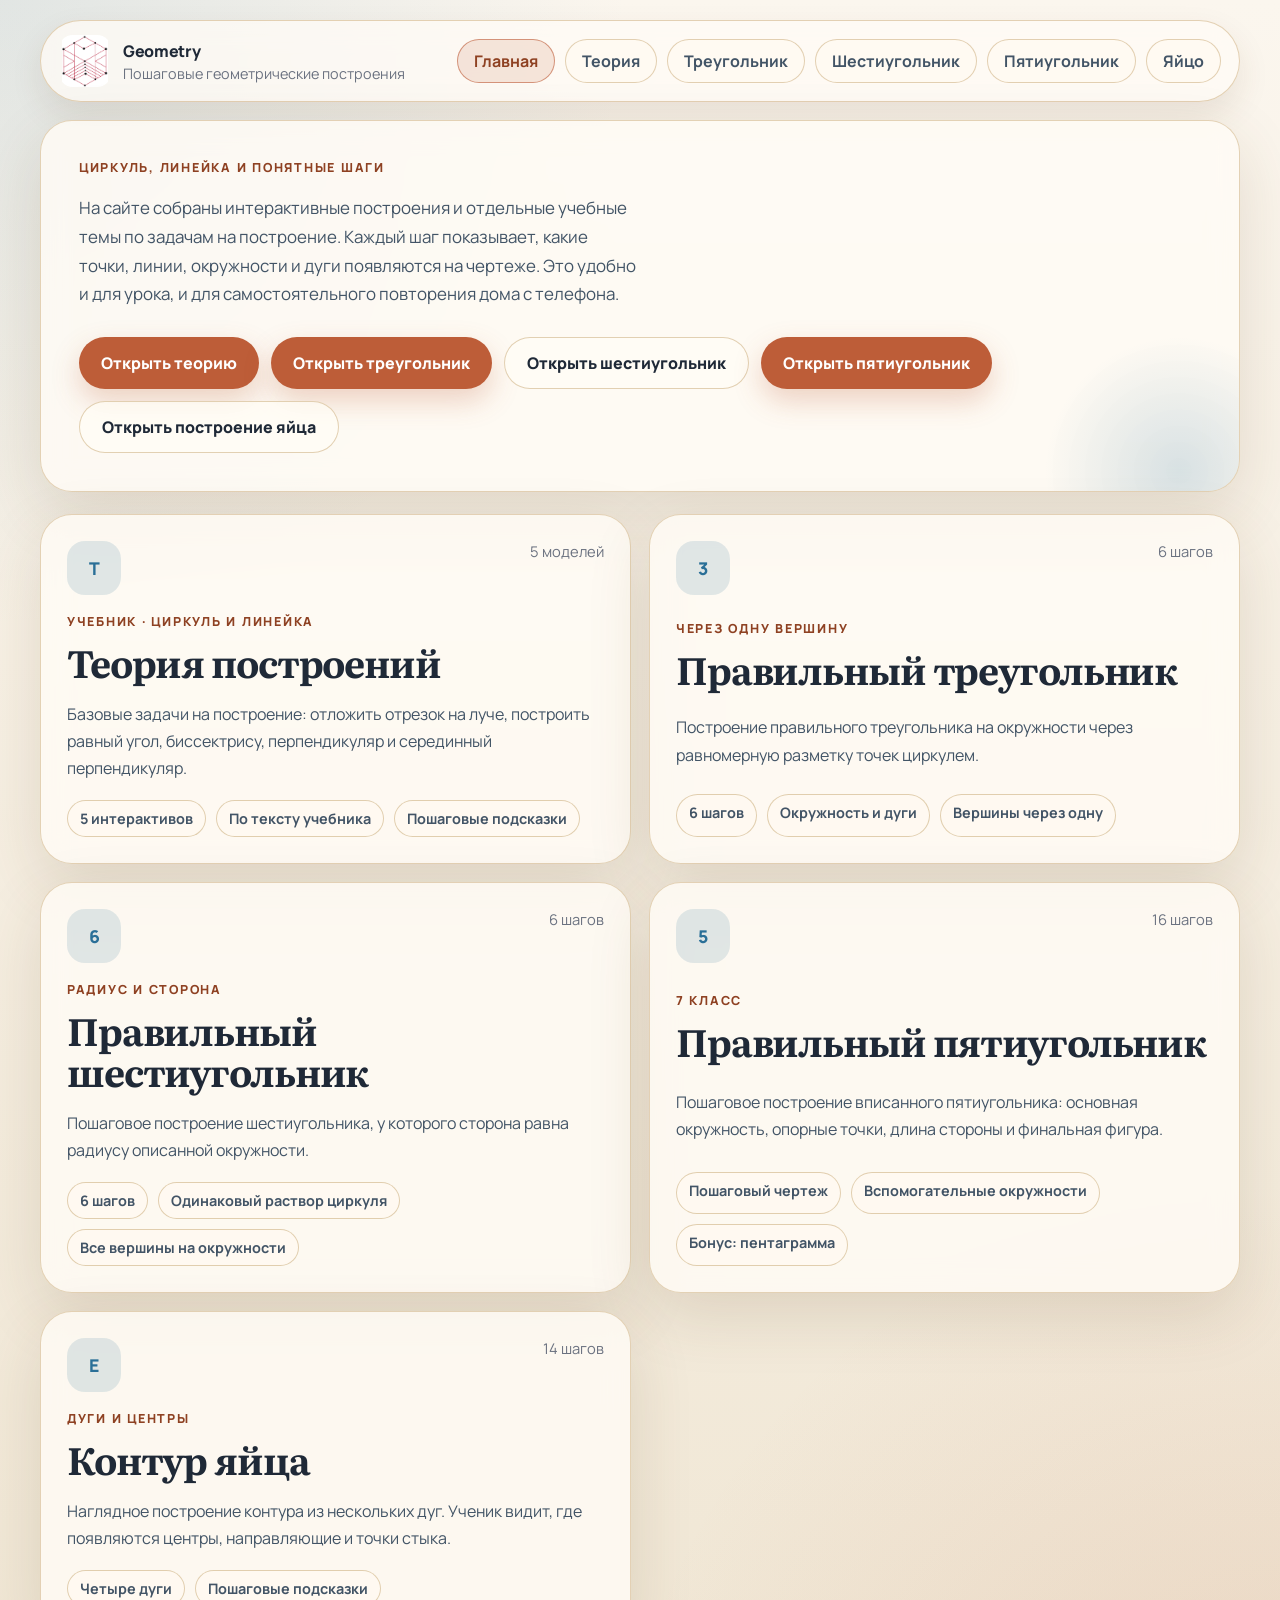
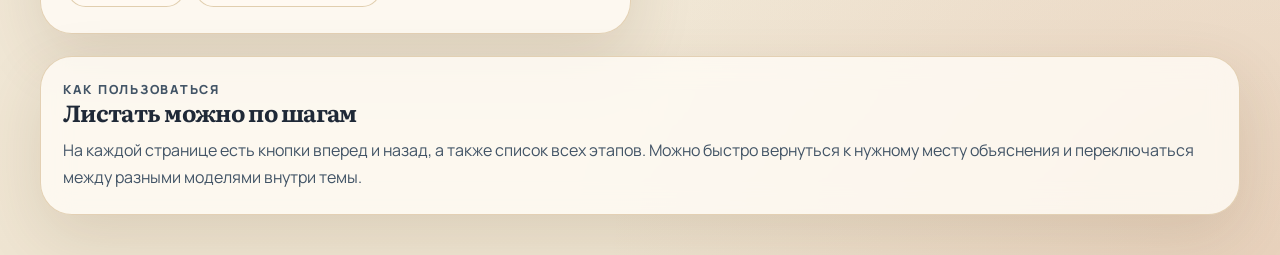
<file: index.html>
<!DOCTYPE html>
<html lang="ru">
<head>
  <meta charset="UTF-8">
  <meta name="viewport" content="width=device-width, initial-scale=1.0">
  <title>Geometry | Интерактивные построения</title>
  <meta
    name="description"
    content="Интерактивные пошаговые построения геометрических фигур для учеников: треугольник, шестиугольник, пятиугольник и контур яйца."
  >
  <link rel="preconnect" href="https://fonts.googleapis.com">
  <link rel="preconnect" href="https://fonts.gstatic.com" crossorigin>
  <link href="https://fonts.googleapis.com/css2?family=Manrope:wght@400;500;700;800&family=Literata:opsz,wght@7..72,600&display=swap" rel="stylesheet">
  <link rel="icon" type="image/png" href="/logo.png">
  <link rel="stylesheet" href="/site.css">
</head>
<body>
  <div class="shell">
    <header class="topbar">
      <a class="brand" href="/" aria-label="Главная страница Geometry">
        <span class="brand__mark">
          <img src="/logo.png" alt="Логотип Geometry">
        </span>
        <span class="brand__text">
          <span class="brand__title">Geometry</span>
          <span class="brand__subtitle">Пошаговые геометрические построения</span>
        </span>
      </a>

      <nav class="topbar__nav" aria-label="Основная навигация">
        <a class="pill-link is-current" href="/">Главная</a>
        <a class="pill-link" href="/compass-theory/">Теория</a>
        <a class="pill-link" href="/triangle-presentation/">Треугольник</a>
        <a class="pill-link" href="/hexagon-presentation/">Шестиугольник</a>
        <a class="pill-link" href="/pentagon-presentation/">Пятиугольник</a>
        <a class="pill-link" href="/egg-presentation/">Яйцо</a>
      </nav>
    </header>

    <main>
      <section class="landing-hero landing-hero--simple surface">
        <div>
          <p class="eyebrow">Циркуль, линейка и понятные шаги</p>
          <p class="hero-lead">
            На сайте собраны интерактивные построения и отдельные учебные темы по задачам на построение.
            Каждый шаг показывает, какие точки, линии, окружности и дуги появляются на чертеже.
            Это удобно и для урока, и для самостоятельного повторения дома с телефона.
          </p>

          <div class="hero-actions">
            <a class="primary-button" href="/compass-theory/">Открыть теорию</a>
            <a class="primary-button" href="/triangle-presentation/">Открыть треугольник</a>
            <a class="secondary-button" href="/hexagon-presentation/">Открыть шестиугольник</a>
            <a class="primary-button" href="/pentagon-presentation/">Открыть пятиугольник</a>
            <a class="secondary-button" href="/egg-presentation/">Открыть построение яйца</a>
          </div>
        </div>
      </section>

      <section class="landing-grid">
        <a class="path-card surface" href="/compass-theory/">
          <div class="path-card__top">
            <div class="path-card__icon">T</div>
            <div class="path-card__meta">5 моделей</div>
          </div>
          <div>
            <p class="eyebrow">Учебник · циркуль и линейка</p>
            <h2 class="path-card__title">Теория построений</h2>
          </div>
          <p class="path-card__text">
            Базовые задачи на построение: отложить отрезок на луче, построить равный угол, биссектрису,
            перпендикуляр и серединный перпендикуляр.
          </p>
          <div class="path-card__tags" aria-label="Особенности теории построений">
            <span class="path-card__tag">5 интерактивов</span>
            <span class="path-card__tag">По тексту учебника</span>
            <span class="path-card__tag">Пошаговые подсказки</span>
          </div>
        </a>

        <a class="path-card surface" href="/triangle-presentation/">
          <div class="path-card__top">
            <div class="path-card__icon">3</div>
            <div class="path-card__meta">6 шагов</div>
          </div>
          <div>
            <p class="eyebrow">Через одну вершину</p>
            <h2 class="path-card__title">Правильный треугольник</h2>
          </div>
          <p class="path-card__text">
            Построение правильного треугольника на окружности через равномерную разметку точек циркулем.
          </p>
          <div class="path-card__tags" aria-label="Особенности построения треугольника">
            <span class="path-card__tag">6 шагов</span>
            <span class="path-card__tag">Окружность и дуги</span>
            <span class="path-card__tag">Вершины через одну</span>
          </div>
        </a>

        <a class="path-card surface" href="/hexagon-presentation/">
          <div class="path-card__top">
            <div class="path-card__icon">6</div>
            <div class="path-card__meta">6 шагов</div>
          </div>
          <div>
            <p class="eyebrow">Радиус и сторона</p>
            <h2 class="path-card__title">Правильный шестиугольник</h2>
          </div>
          <p class="path-card__text">
            Пошаговое построение шестиугольника, у которого сторона равна радиусу описанной окружности.
          </p>
          <div class="path-card__tags" aria-label="Особенности построения шестиугольника">
            <span class="path-card__tag">6 шагов</span>
            <span class="path-card__tag">Одинаковый раствор циркуля</span>
            <span class="path-card__tag">Все вершины на окружности</span>
          </div>
        </a>

        <a class="path-card surface" href="/pentagon-presentation/">
          <div class="path-card__top">
            <div class="path-card__icon">5</div>
            <div class="path-card__meta">16 шагов</div>
          </div>
          <div>
            <p class="eyebrow">7 класс</p>
            <h2 class="path-card__title">Правильный пятиугольник</h2>
          </div>
          <p class="path-card__text">
            Пошаговое построение вписанного пятиугольника: основная окружность, опорные точки, длина стороны и финальная фигура.
          </p>
          <div class="path-card__tags" aria-label="Особенности построения пятиугольника">
            <span class="path-card__tag">Пошаговый чертеж</span>
            <span class="path-card__tag">Вспомогательные окружности</span>
            <span class="path-card__tag">Бонус: пентаграмма</span>
          </div>
        </a>

        <a class="path-card surface" href="/egg-presentation/">
          <div class="path-card__top">
            <div class="path-card__icon">E</div>
            <div class="path-card__meta">14 шагов</div>
          </div>
          <div>
            <p class="eyebrow">Дуги и центры</p>
            <h2 class="path-card__title">Контур яйца</h2>
          </div>
          <p class="path-card__text">
            Наглядное построение контура из нескольких дуг. Ученик видит, где появляются центры, направляющие и точки стыка.
          </p>
          <div class="path-card__tags" aria-label="Особенности построения яйца">
            <span class="path-card__tag">Четыре дуги</span>
            <span class="path-card__tag">Пошаговые подсказки</span>
          </div>
        </a>
      </section>

      <section class="landing-support landing-support--single">
        <article class="support-card surface">
          <p class="eyebrow">Как пользоваться</p>
          <h2>Листать можно по шагам</h2>
          <p>На каждой странице есть кнопки вперед и назад, а также список всех этапов. Можно быстро вернуться к нужному месту объяснения и переключаться между разными моделями внутри темы.</p>
        </article>
      </section>
    </main>
  </div>
</body>
</html>
</file>
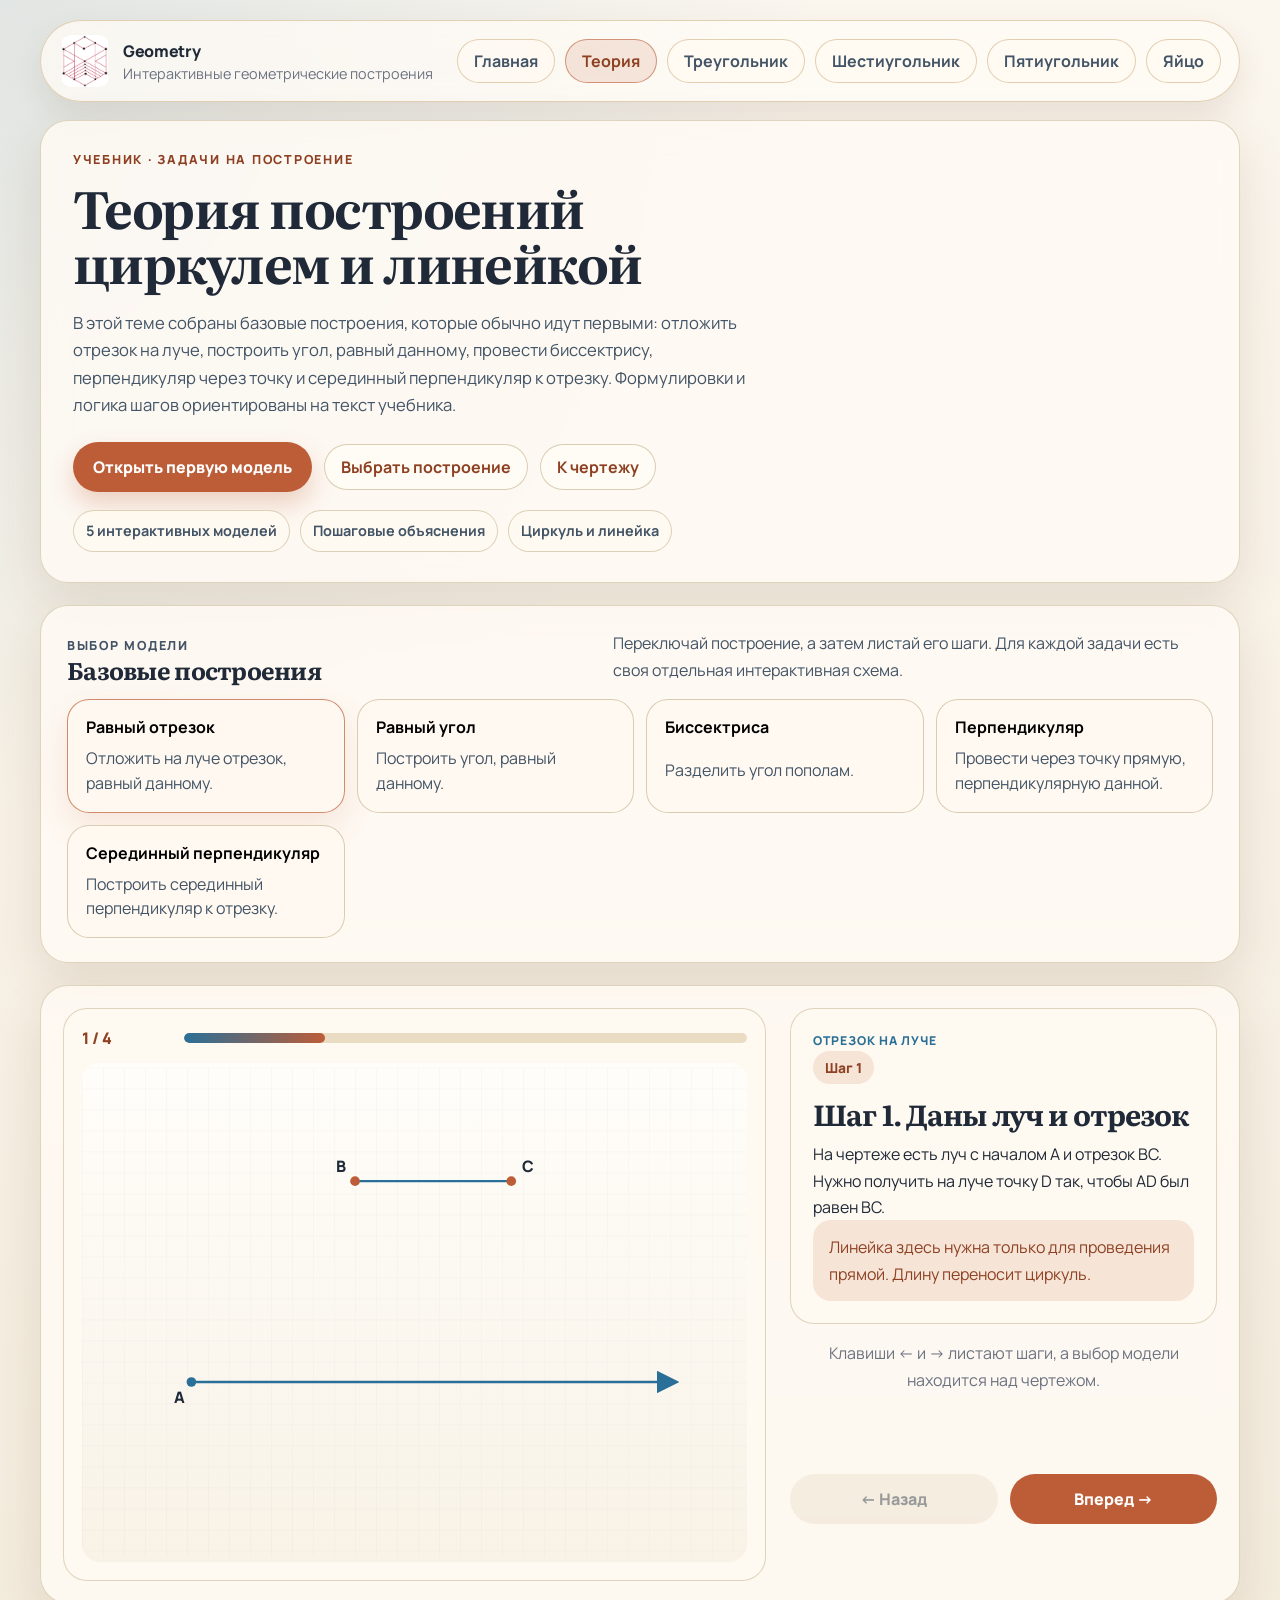
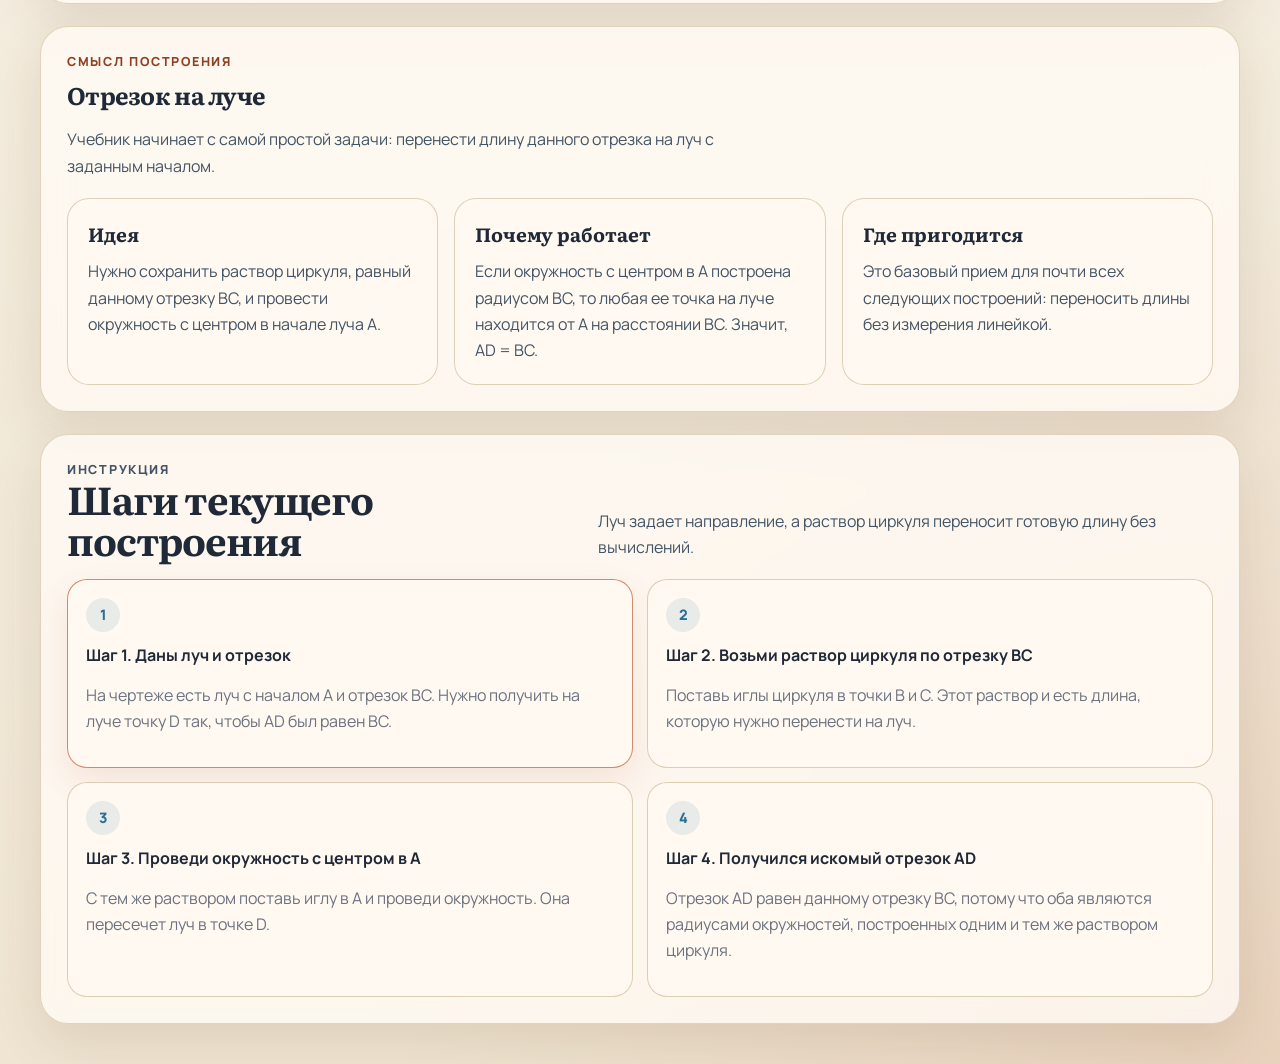
<file: compass-theory/index.html>
<!DOCTYPE html>
<html lang="ru">
<head>
  <meta charset="UTF-8">
  <meta name="viewport" content="width=device-width, initial-scale=1.0">
  <title>Теория построений циркулем и линейкой</title>
  <meta
    name="description"
    content="Интерактивная теория по построениям циркулем и линейкой: равный отрезок, равный угол, биссектриса, перпендикуляр и серединный перпендикуляр."
  >
  <link rel="preconnect" href="https://fonts.googleapis.com">
  <link rel="preconnect" href="https://fonts.gstatic.com" crossorigin>
  <link href="https://fonts.googleapis.com/css2?family=Manrope:wght@400;500;700;800&family=Literata:opsz,wght@7..72,600&display=swap" rel="stylesheet">
  <link rel="icon" type="image/png" href="/logo.png">
  <link rel="stylesheet" href="/site.css">
  <link rel="stylesheet" href="/presentation.css">
</head>
<body>
  <div class="page-shell">
    <header class="topbar">
      <a class="brand" href="/" aria-label="Главная страница Geometry">
        <span class="brand__mark">
          <img src="/logo.png" alt="Логотип Geometry">
        </span>
        <span class="brand__text">
          <span class="brand__title">Geometry</span>
          <span class="brand__subtitle">Интерактивные геометрические построения</span>
        </span>
      </a>

      <nav class="topbar__nav" aria-label="Навигация по сайту">
        <a class="pill-link" href="/">Главная</a>
        <a class="pill-link is-current" href="/compass-theory/">Теория</a>
        <a class="pill-link" href="/triangle-presentation/">Треугольник</a>
        <a class="pill-link" href="/hexagon-presentation/">Шестиугольник</a>
        <a class="pill-link" href="/pentagon-presentation/">Пятиугольник</a>
        <a class="pill-link" href="/egg-presentation/">Яйцо</a>
      </nav>
    </header>

    <main class="page">
      <section class="hero">
        <div class="hero__copy">
          <p class="eyebrow">Учебник · задачи на построение</p>
          <h1 class="hero__title">Теория построений циркулем и линейкой</h1>
          <p class="hero__lead">
            В этой теме собраны базовые построения, которые обычно идут первыми: отложить отрезок на луче,
            построить угол, равный данному, провести биссектрису, перпендикуляр через точку и серединный
            перпендикуляр к отрезку. Формулировки и логика шагов ориентированы на текст учебника.
          </p>
          <div class="hero__actions">
            <button class="ghost-button" id="start-button" type="button">Открыть первую модель</button>
            <a class="text-link" href="#models">Выбрать построение</a>
            <a class="text-link" href="#viewer">К чертежу</a>
          </div>
          <ul class="hero__chips" aria-label="Ключевые особенности">
            <li>5 интерактивных моделей</li>
            <li>Пошаговые объяснения</li>
            <li>Циркуль и линейка</li>
          </ul>
        </div>
      </section>

      <section class="topic-switcher hero" id="models">
        <div class="topic-switcher__header">
          <div>
            <p class="eyebrow">Выбор модели</p>
            <h2>Базовые построения</h2>
          </div>
          <p>Переключай построение, а затем листай его шаги. Для каждой задачи есть своя отдельная интерактивная схема.</p>
        </div>
        <div class="topic-switcher__list" id="construction-list"></div>
      </section>

      <section class="viewer" id="viewer">
        <div class="viewer__board">
          <div class="board-header">
            <p class="board-header__step" id="step-counter"></p>
            <div class="progress">
              <div class="progress__bar" id="progress-bar"></div>
            </div>
          </div>
          <div class="board" id="diagram" aria-live="polite"></div>
        </div>

        <div class="controls viewer__controls">
          <button class="nav-button" id="prev-button" type="button">← Назад</button>
          <button class="nav-button nav-button--primary" id="next-button" type="button">Вперед →</button>
        </div>

        <div class="viewer__panel">
          <article class="step-card">
            <p class="step-card__part" id="construction-name"></p>
            <div class="step-card__meta">
              <span class="step-chip" id="step-chip">Шаг 1</span>
            </div>
            <h2 id="step-title"></h2>
            <p id="step-description"></p>
            <p class="step-card__hint" id="step-note"></p>
          </article>

          <p class="keyboard-tip">Клавиши ← и → листают шаги, а выбор модели находится над чертежом.</p>
        </div>
      </section>

      <section class="topic-summary hero">
        <div>
          <p class="eyebrow">Смысл построения</p>
          <h2 id="summary-title">Что важно заметить</h2>
        </div>
        <p class="topic-summary__lead" id="summary-lead"></p>
        <div class="topic-summary__cards">
          <article class="topic-summary__card">
            <h3>Идея</h3>
            <p id="summary-idea"></p>
          </article>
          <article class="topic-summary__card">
            <h3>Почему работает</h3>
            <p id="summary-proof"></p>
          </article>
          <article class="topic-summary__card">
            <h3>Где пригодится</h3>
            <p id="summary-use"></p>
          </article>
        </div>
      </section>

      <section class="steps" id="steps">
        <div class="steps__header">
          <div>
            <p class="eyebrow">Инструкция</p>
            <h2>Шаги текущего построения</h2>
          </div>
          <p class="section-copy" id="steps-copy"></p>
        </div>
        <ol class="steps__list" id="steps-list"></ol>
      </section>
    </main>
  </div>

  <script src="/compass-theory/script.js"></script>
</body>
</html>
</file>
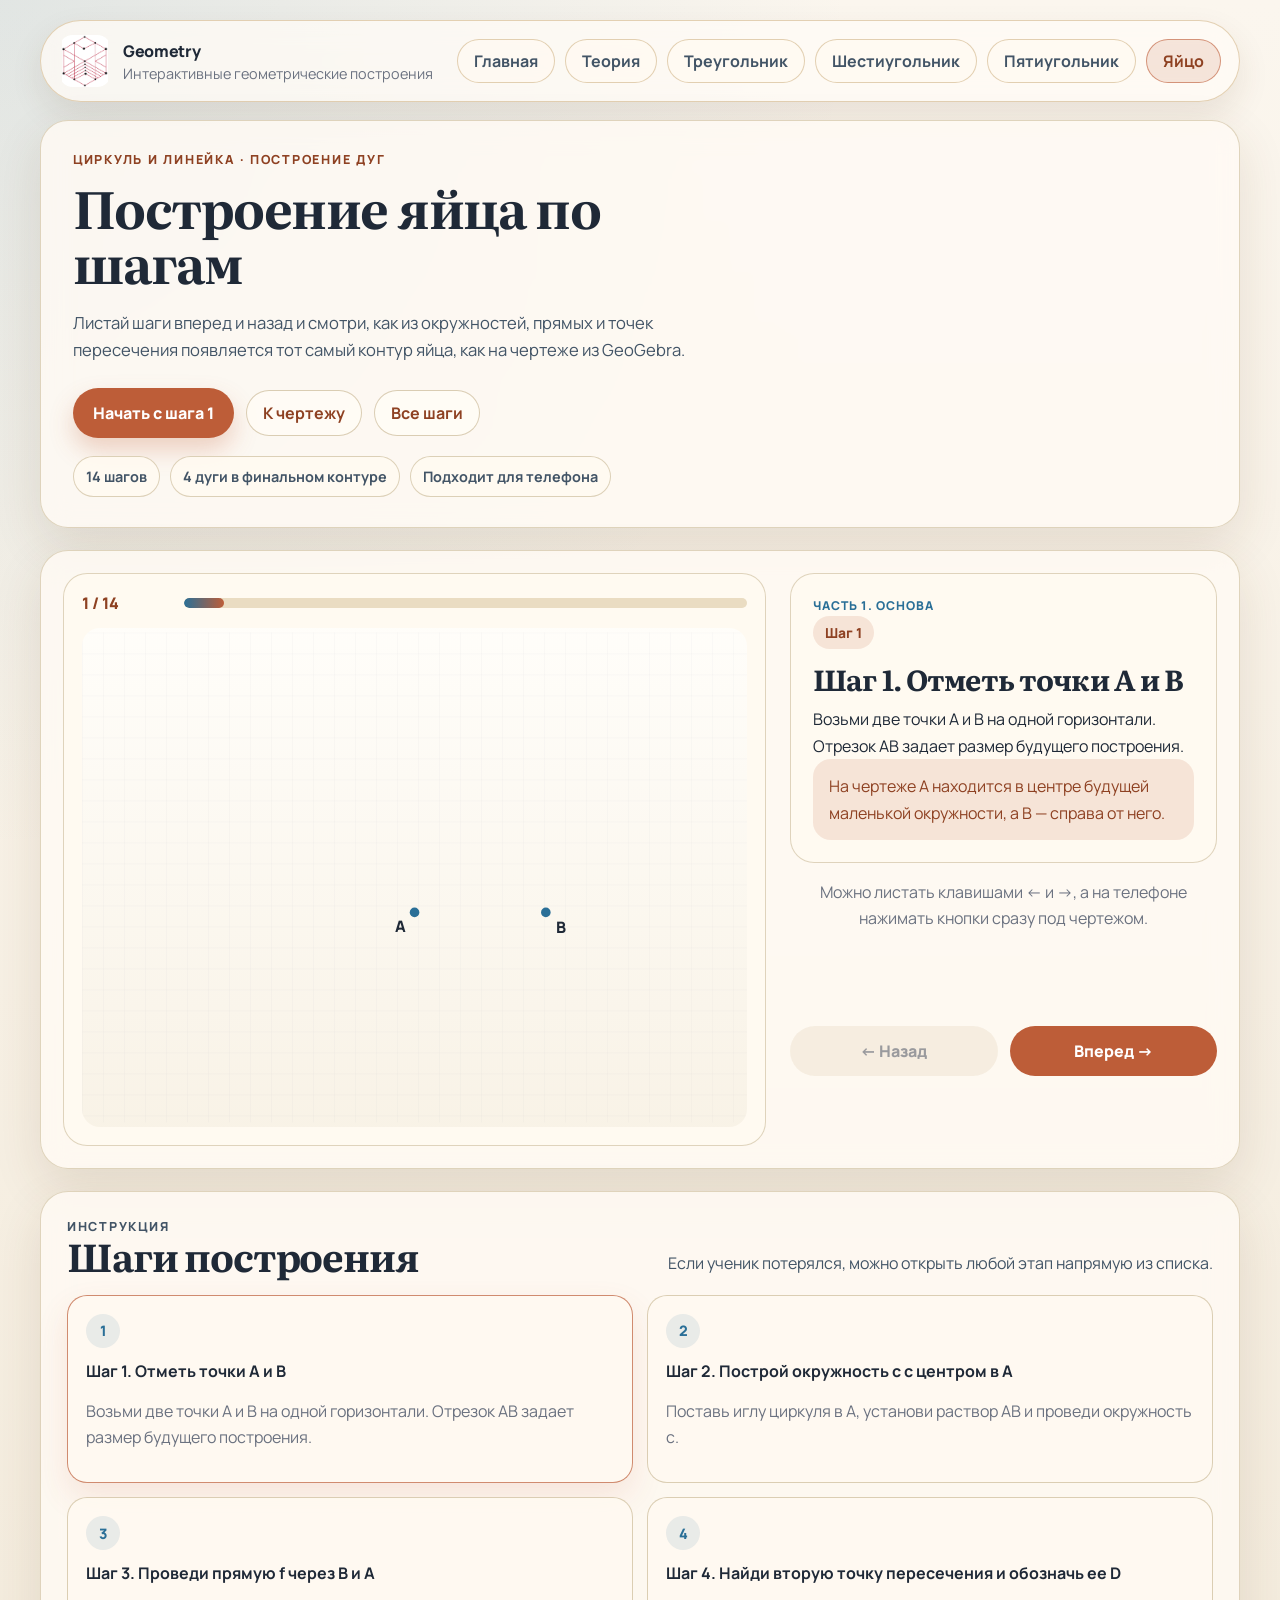
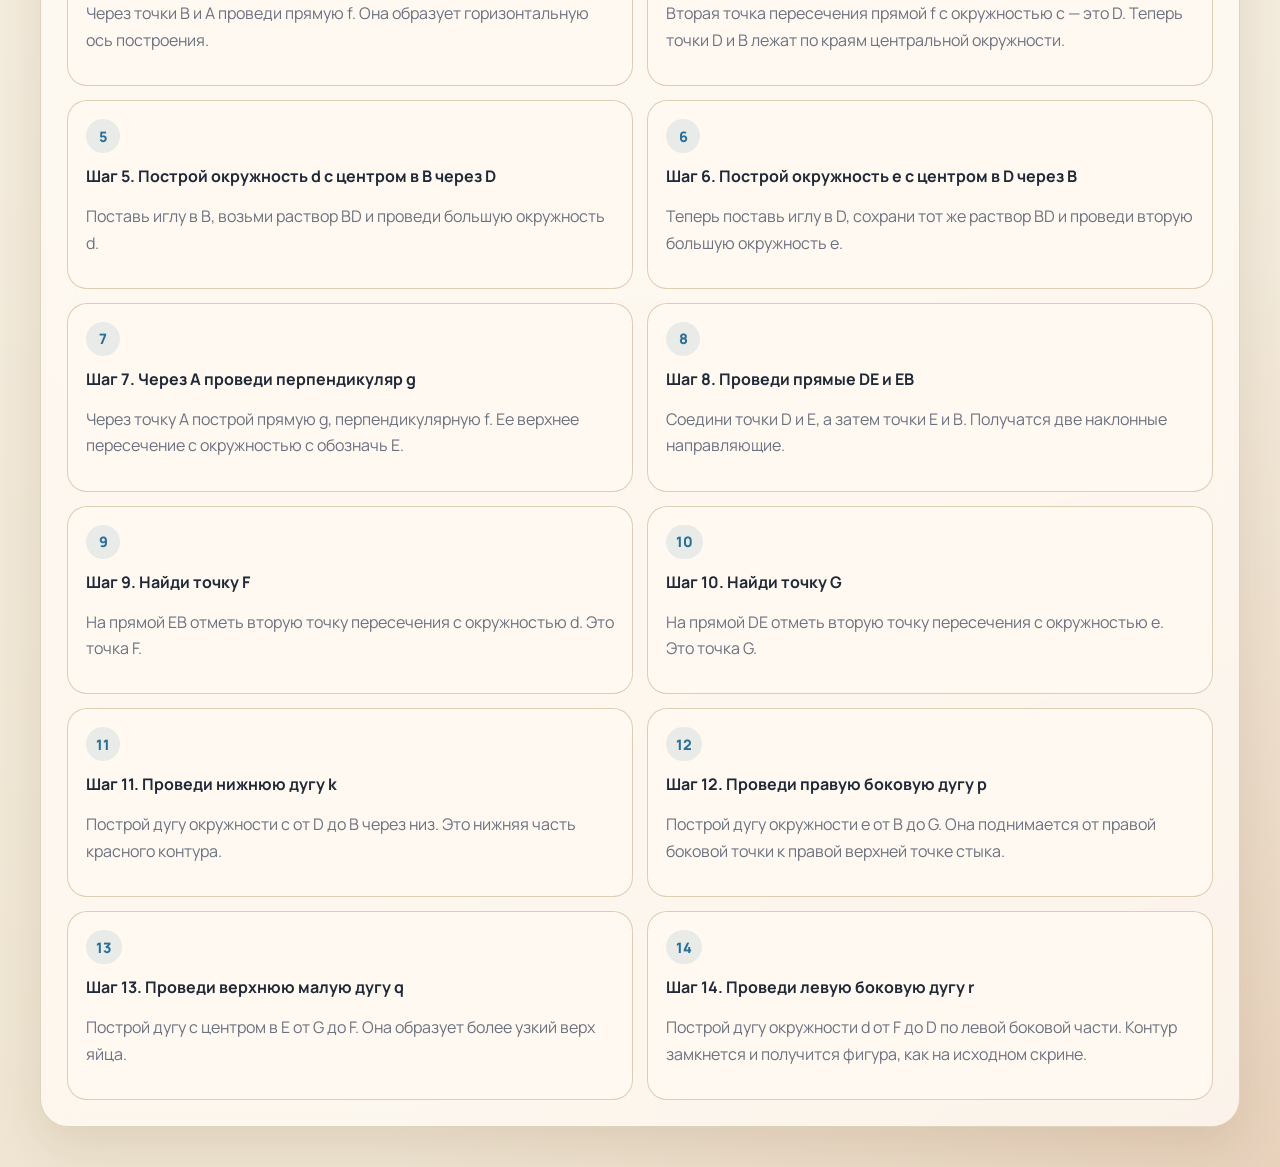
<file: egg-presentation/index.html>
<!DOCTYPE html>
<html lang="ru">
<head>
  <meta charset="UTF-8">
  <meta name="viewport" content="width=device-width, initial-scale=1.0">
  <title>Построение яйца по GeoGebra</title>
  <meta
    name="description"
    content="Пошаговое интерактивное построение контура яйца из дуг, окружностей и направляющих."
  >
  <link rel="preconnect" href="https://fonts.googleapis.com">
  <link rel="preconnect" href="https://fonts.gstatic.com" crossorigin>
  <link href="https://fonts.googleapis.com/css2?family=Manrope:wght@400;500;700;800&family=Literata:opsz,wght@7..72,600&display=swap" rel="stylesheet">
  <link rel="icon" type="image/png" href="/logo.png">
  <link rel="stylesheet" href="/site.css">
  <link rel="stylesheet" href="/presentation.css">
</head>
<body>
  <div class="page-shell">
    <header class="topbar">
      <a class="brand" href="/" aria-label="Главная страница Geometry">
        <span class="brand__mark">
          <img src="/logo.png" alt="Логотип Geometry">
        </span>
        <span class="brand__text">
          <span class="brand__title">Geometry</span>
          <span class="brand__subtitle">Интерактивные геометрические построения</span>
        </span>
      </a>

      <nav class="topbar__nav" aria-label="Навигация по сайту">
        <a class="pill-link" href="/">Главная</a>
        <a class="pill-link" href="/compass-theory/">Теория</a>
        <a class="pill-link" href="/triangle-presentation/">Треугольник</a>
        <a class="pill-link" href="/hexagon-presentation/">Шестиугольник</a>
        <a class="pill-link" href="/pentagon-presentation/">Пятиугольник</a>
        <a class="pill-link is-current" href="/egg-presentation/">Яйцо</a>
      </nav>
    </header>

    <main class="page">
      <section class="hero">
        <div class="hero__copy">
          <p class="eyebrow">Циркуль и линейка · построение дуг</p>
          <h1 class="hero__title">Построение яйца по шагам</h1>
          <p class="hero__lead">
            Листай шаги вперед и назад и смотри, как из окружностей, прямых и точек
            пересечения появляется тот самый контур яйца, как на чертеже из GeoGebra.
          </p>
          <div class="hero__actions">
            <button class="ghost-button" id="start-button" type="button">Начать с шага 1</button>
            <a class="text-link" href="#viewer">К чертежу</a>
            <a class="text-link" href="#steps">Все шаги</a>
          </div>
          <ul class="hero__chips" aria-label="Ключевые особенности">
            <li>14 шагов</li>
            <li>4 дуги в финальном контуре</li>
            <li>Подходит для телефона</li>
          </ul>
        </div>
      </section>

      <section class="viewer" id="viewer">
        <div class="viewer__board">
          <div class="board-header">
            <p class="board-header__step" id="step-counter"></p>
            <div class="progress">
              <div class="progress__bar" id="progress-bar"></div>
            </div>
          </div>
          <div class="board" id="diagram" aria-live="polite"></div>
        </div>

        <div class="controls viewer__controls">
          <button class="nav-button" id="prev-button" type="button">← Назад</button>
          <button class="nav-button nav-button--primary" id="next-button" type="button">Вперед →</button>
        </div>

        <div class="viewer__panel">
          <article class="step-card">
            <p class="step-card__part" id="step-part"></p>
            <div class="step-card__meta">
              <span class="step-chip" id="step-chip">Шаг 1</span>
            </div>
            <h2 id="step-title"></h2>
            <p id="step-description"></p>
            <p class="step-card__hint" id="step-note"></p>
          </article>

          <p class="keyboard-tip">Можно листать клавишами ← и →, а на телефоне нажимать кнопки сразу под чертежом.</p>
        </div>
      </section>

      <section class="steps" id="steps">
        <div class="steps__header">
          <div>
            <p class="eyebrow">Инструкция</p>
            <h2>Шаги построения</h2>
          </div>
          <p class="section-copy">Если ученик потерялся, можно открыть любой этап напрямую из списка.</p>
        </div>
        <ol class="steps__list" id="steps-list"></ol>
      </section>
    </main>
  </div>

  <script src="/egg-presentation/script.js"></script>
</body>
</html>
</file>
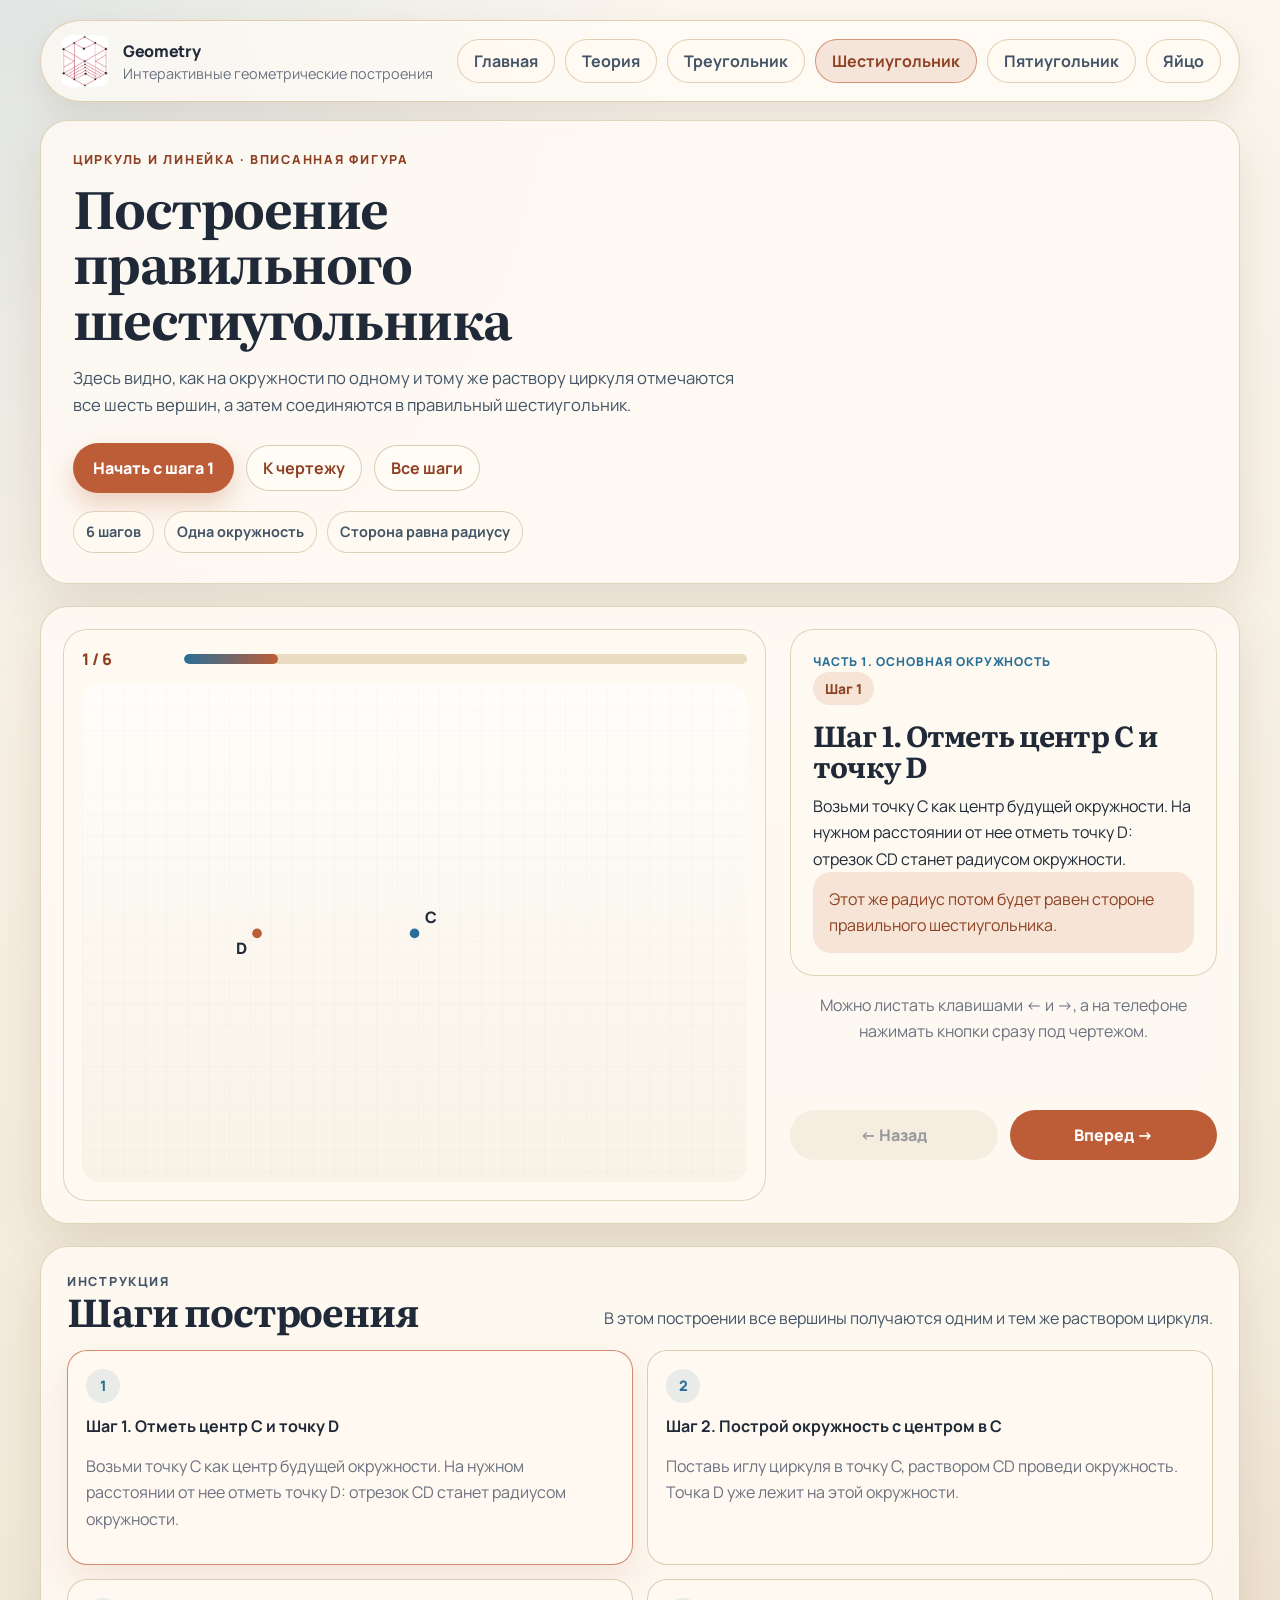
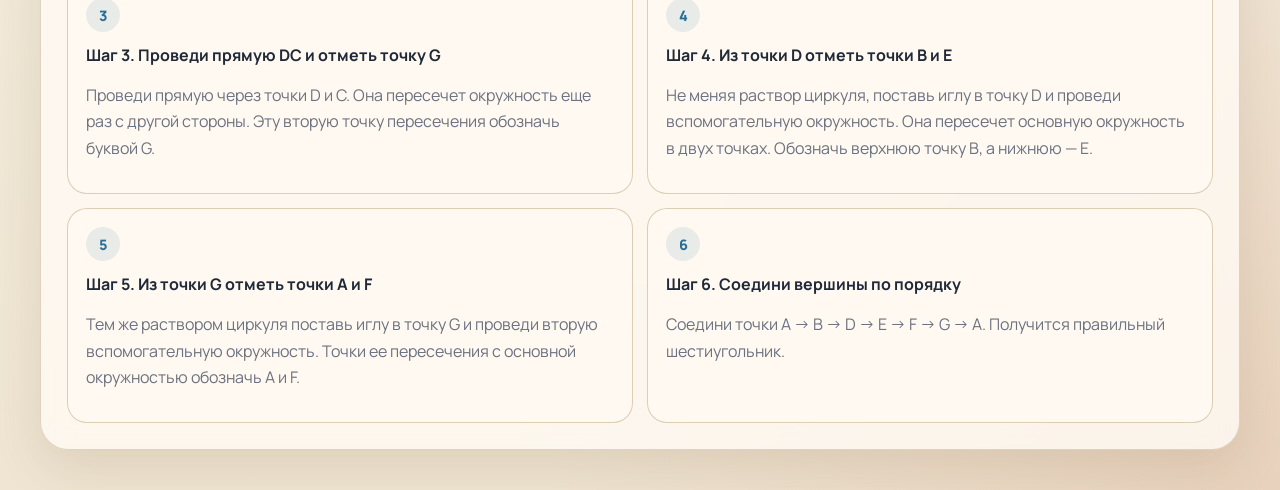
<file: hexagon-presentation/index.html>
<!DOCTYPE html>
<html lang="ru">
<head>
  <meta charset="UTF-8">
  <meta name="viewport" content="width=device-width, initial-scale=1.0">
  <title>Построение правильного шестиугольника</title>
  <meta
    name="description"
    content="Пошаговое интерактивное построение правильного шестиугольника с помощью циркуля и линейки."
  >
  <link rel="preconnect" href="https://fonts.googleapis.com">
  <link rel="preconnect" href="https://fonts.gstatic.com" crossorigin>
  <link href="https://fonts.googleapis.com/css2?family=Manrope:wght@400;500;700;800&family=Literata:opsz,wght@7..72,600&display=swap" rel="stylesheet">
  <link rel="icon" type="image/png" href="/logo.png">
  <link rel="stylesheet" href="/site.css">
  <link rel="stylesheet" href="/presentation.css">
</head>
<body>
  <div class="page-shell">
    <header class="topbar">
      <a class="brand" href="/" aria-label="Главная страница Geometry">
        <span class="brand__mark">
          <img src="/logo.png" alt="Логотип Geometry">
        </span>
        <span class="brand__text">
          <span class="brand__title">Geometry</span>
          <span class="brand__subtitle">Интерактивные геометрические построения</span>
        </span>
      </a>

      <nav class="topbar__nav" aria-label="Навигация по сайту">
        <a class="pill-link" href="/">Главная</a>
        <a class="pill-link" href="/compass-theory/">Теория</a>
        <a class="pill-link" href="/triangle-presentation/">Треугольник</a>
        <a class="pill-link is-current" href="/hexagon-presentation/">Шестиугольник</a>
        <a class="pill-link" href="/pentagon-presentation/">Пятиугольник</a>
        <a class="pill-link" href="/egg-presentation/">Яйцо</a>
      </nav>
    </header>

    <main class="page">
      <section class="hero">
        <div class="hero__copy">
          <p class="eyebrow">Циркуль и линейка · вписанная фигура</p>
          <h1 class="hero__title">Построение правильного шестиугольника</h1>
          <p class="hero__lead">
            Здесь видно, как на окружности по одному и тому же раствору циркуля отмечаются все шесть вершин,
            а затем соединяются в правильный шестиугольник.
          </p>
          <div class="hero__actions">
            <button class="ghost-button" id="start-button" type="button">Начать с шага 1</button>
            <a class="text-link" href="#viewer">К чертежу</a>
            <a class="text-link" href="#steps">Все шаги</a>
          </div>
          <ul class="hero__chips" aria-label="Ключевые особенности">
            <li>6 шагов</li>
            <li>Одна окружность</li>
            <li>Сторона равна радиусу</li>
          </ul>
        </div>
      </section>

      <section class="viewer" id="viewer">
        <div class="viewer__board">
          <div class="board-header">
            <p class="board-header__step" id="step-counter"></p>
            <div class="progress">
              <div class="progress__bar" id="progress-bar"></div>
            </div>
          </div>
          <div class="board" id="diagram" aria-live="polite"></div>
        </div>

        <div class="controls viewer__controls">
          <button class="nav-button" id="prev-button" type="button">← Назад</button>
          <button class="nav-button nav-button--primary" id="next-button" type="button">Вперед →</button>
        </div>

        <div class="viewer__panel">
          <article class="step-card">
            <p class="step-card__part" id="step-part"></p>
            <div class="step-card__meta">
              <span class="step-chip" id="step-chip">Шаг 1</span>
            </div>
            <h2 id="step-title"></h2>
            <p id="step-description"></p>
            <p class="step-card__hint" id="step-note"></p>
          </article>

          <p class="keyboard-tip">Можно листать клавишами ← и →, а на телефоне нажимать кнопки сразу под чертежом.</p>
        </div>
      </section>

      <section class="steps" id="steps">
        <div class="steps__header">
          <div>
            <p class="eyebrow">Инструкция</p>
            <h2>Шаги построения</h2>
          </div>
          <p class="section-copy">В этом построении все вершины получаются одним и тем же раствором циркуля.</p>
        </div>
        <ol class="steps__list" id="steps-list"></ol>
      </section>
    </main>
  </div>

  <script src="/hexagon-presentation/script.js"></script>
</body>
</html>
</file>
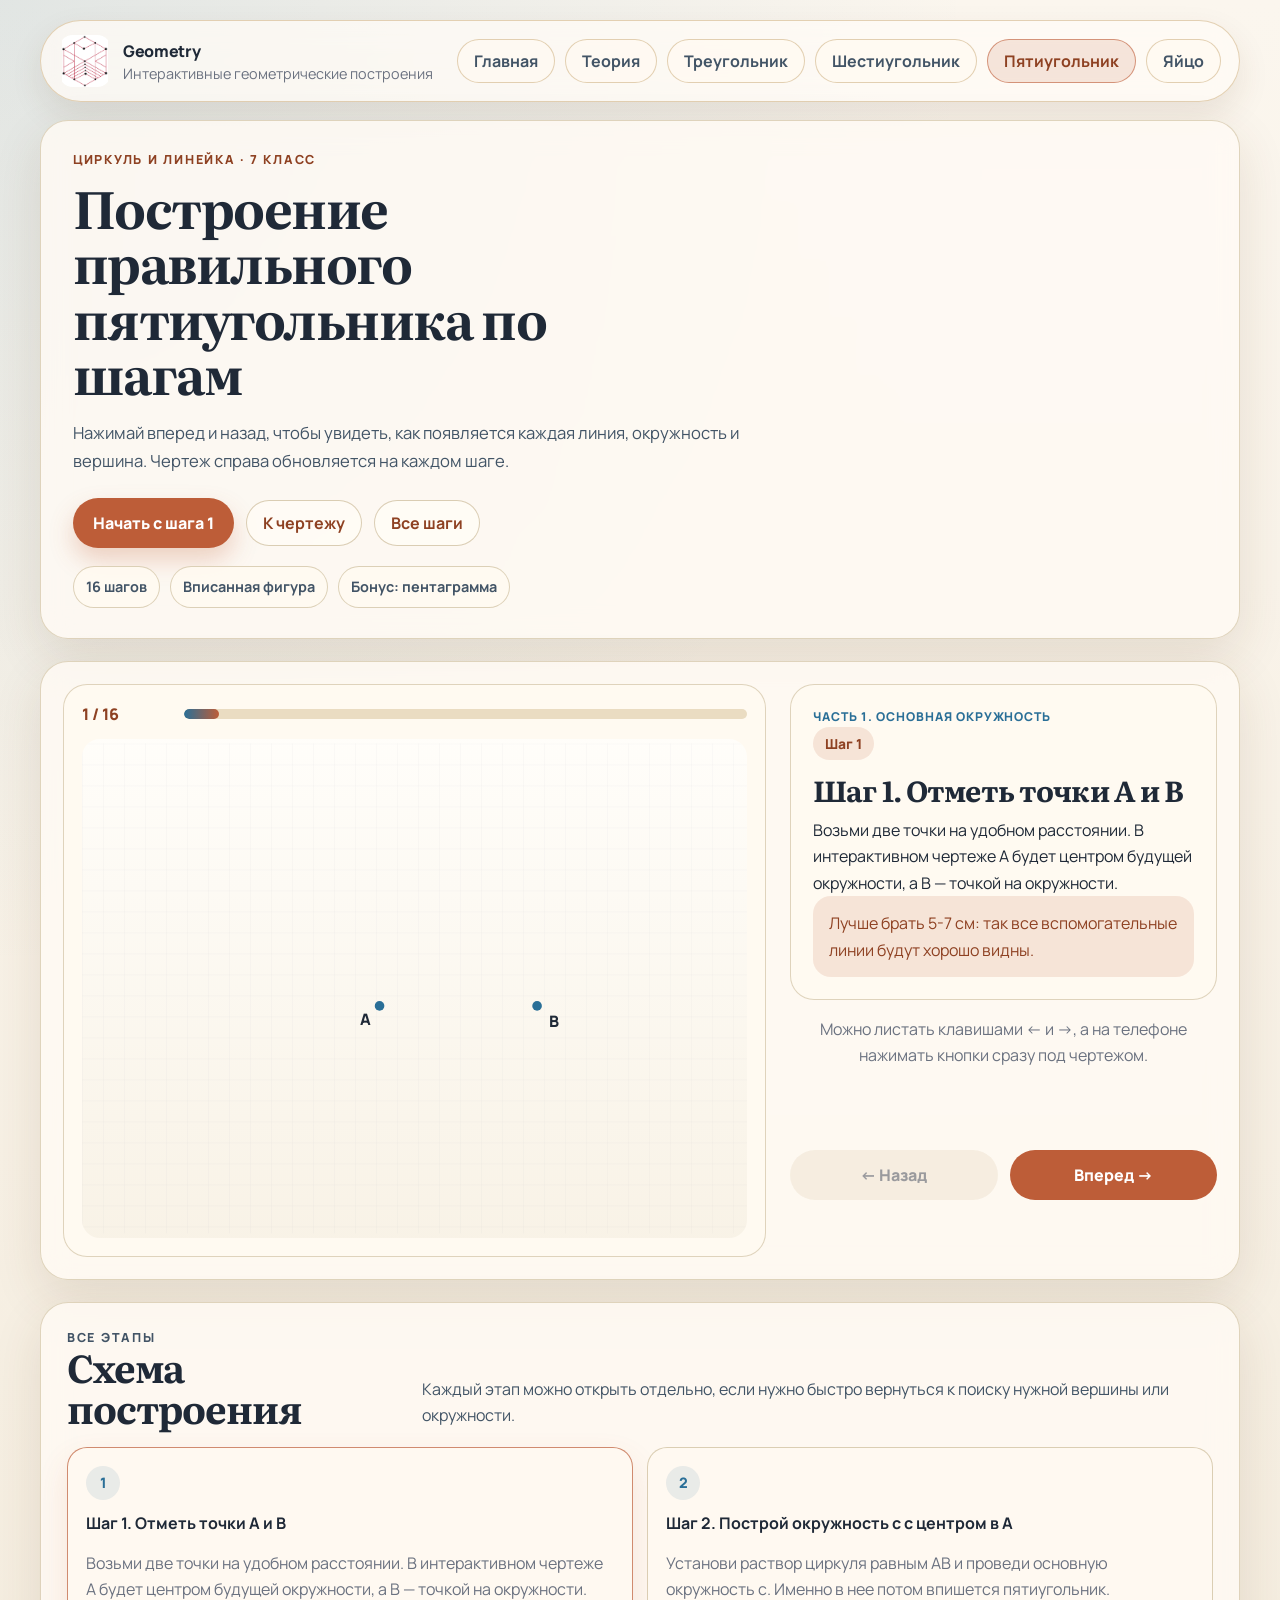
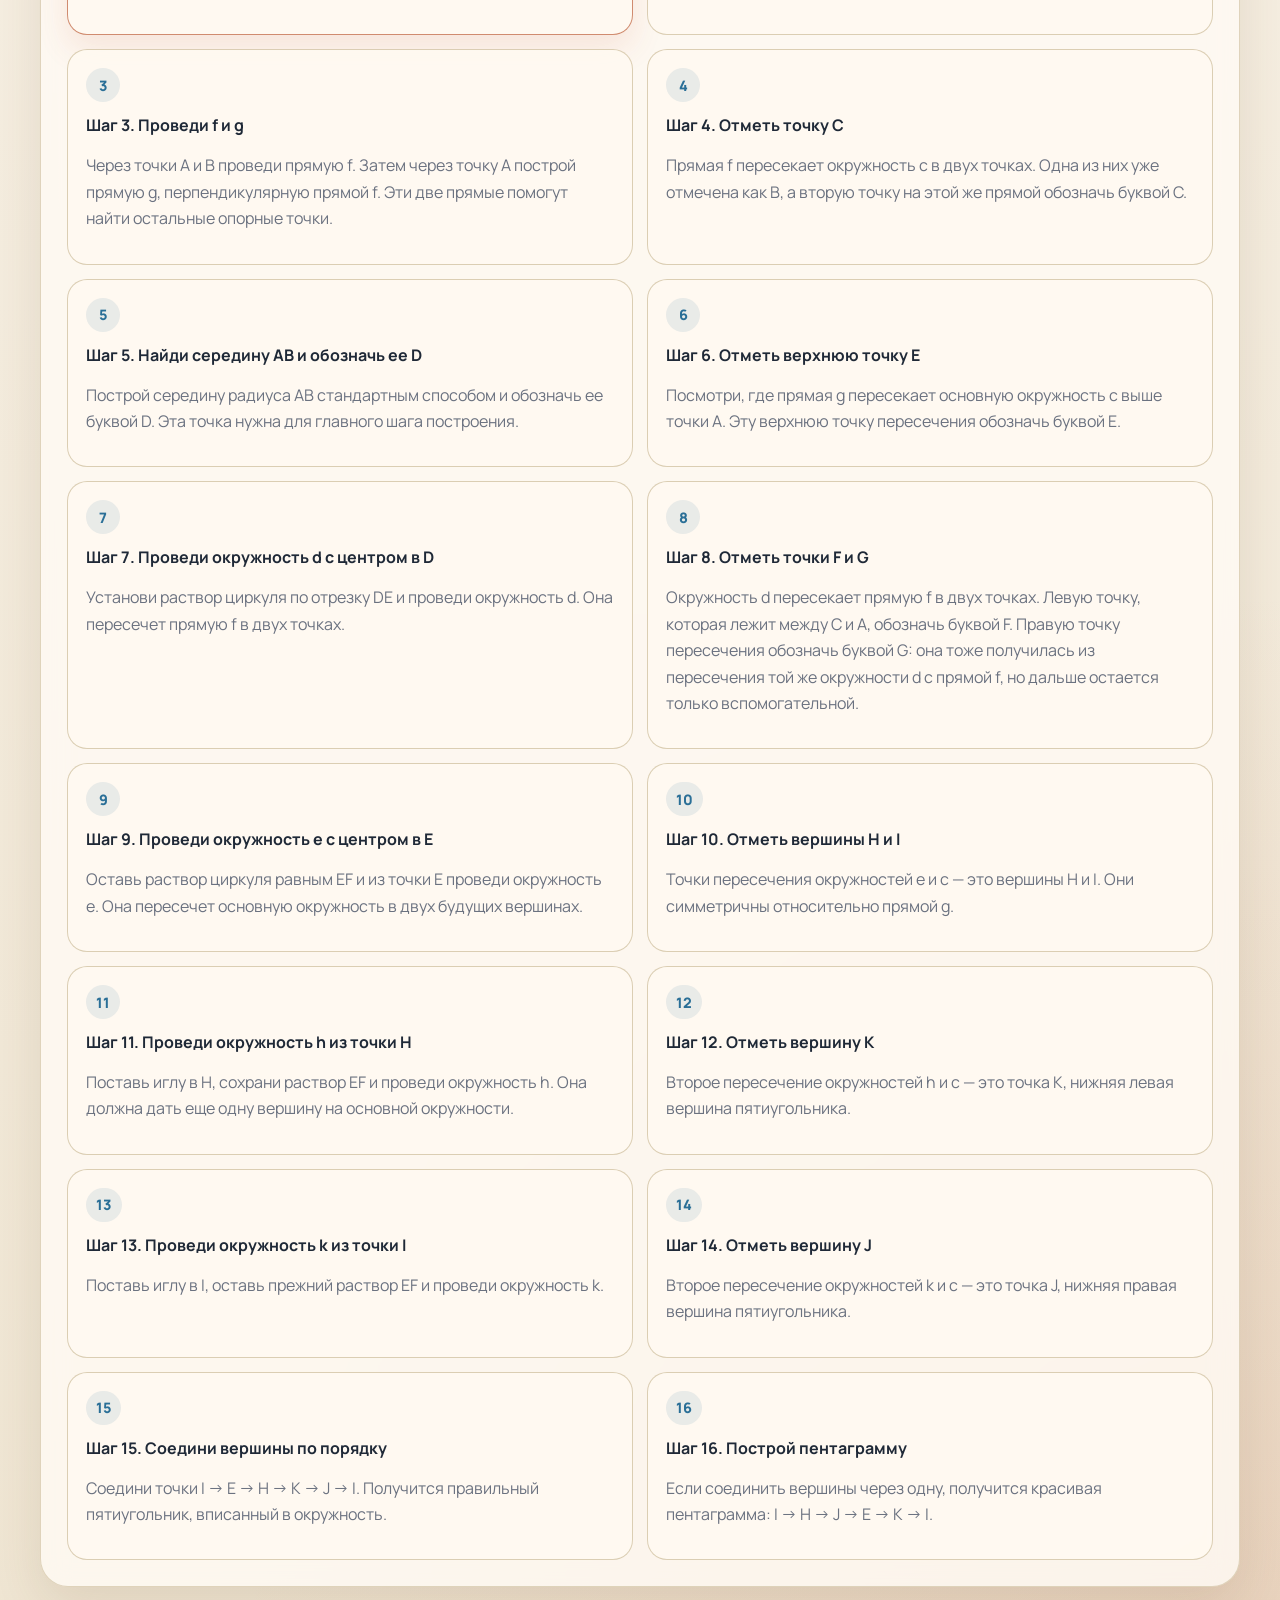
<file: pentagon-presentation/index.html>
<!DOCTYPE html>
<html lang="ru">
<head>
  <meta charset="UTF-8">
  <meta name="viewport" content="width=device-width, initial-scale=1.0">
  <title>Построение правильного пятиугольника</title>
  <meta
    name="description"
    content="Пошаговое интерактивное построение правильного пятиугольника с окружностями и ключевыми точками."
  >
  <link rel="preconnect" href="https://fonts.googleapis.com">
  <link rel="preconnect" href="https://fonts.gstatic.com" crossorigin>
  <link href="https://fonts.googleapis.com/css2?family=Manrope:wght@400;500;700;800&family=Literata:opsz,wght@7..72,600&display=swap" rel="stylesheet">
  <link rel="icon" type="image/png" href="/logo.png">
  <link rel="stylesheet" href="/site.css">
  <link rel="stylesheet" href="/presentation.css">
</head>
<body>
  <div class="page-shell">
    <header class="topbar">
      <a class="brand" href="/" aria-label="Главная страница Geometry">
        <span class="brand__mark">
          <img src="/logo.png" alt="Логотип Geometry">
        </span>
        <span class="brand__text">
          <span class="brand__title">Geometry</span>
          <span class="brand__subtitle">Интерактивные геометрические построения</span>
        </span>
      </a>

      <nav class="topbar__nav" aria-label="Навигация по сайту">
        <a class="pill-link" href="/">Главная</a>
        <a class="pill-link" href="/compass-theory/">Теория</a>
        <a class="pill-link" href="/triangle-presentation/">Треугольник</a>
        <a class="pill-link" href="/hexagon-presentation/">Шестиугольник</a>
        <a class="pill-link is-current" href="/pentagon-presentation/">Пятиугольник</a>
        <a class="pill-link" href="/egg-presentation/">Яйцо</a>
      </nav>
    </header>

    <main class="page">
      <section class="hero">
        <div class="hero__copy">
          <p class="eyebrow">Циркуль и линейка · 7 класс</p>
          <h1 class="hero__title">Построение правильного пятиугольника по шагам</h1>
          <p class="hero__lead">
            Нажимай вперед и назад, чтобы увидеть, как появляется каждая линия, окружность и вершина.
            Чертеж справа обновляется на каждом шаге.
          </p>
          <div class="hero__actions">
            <button class="ghost-button" id="start-button" type="button">Начать с шага 1</button>
            <a class="text-link" href="#viewer">К чертежу</a>
            <a class="text-link" href="#steps">Все шаги</a>
          </div>
          <ul class="hero__chips" aria-label="Ключевые особенности">
            <li>16 шагов</li>
            <li>Вписанная фигура</li>
            <li>Бонус: пентаграмма</li>
          </ul>
        </div>
      </section>

      <section class="viewer" id="viewer">
        <div class="viewer__board">
          <div class="board-header">
            <p class="board-header__step" id="step-counter"></p>
            <div class="progress">
              <div class="progress__bar" id="progress-bar"></div>
            </div>
          </div>
          <div class="board" id="diagram" aria-live="polite"></div>
        </div>

        <div class="controls viewer__controls">
          <button class="nav-button" id="prev-button" type="button">← Назад</button>
          <button class="nav-button nav-button--primary" id="next-button" type="button">Вперед →</button>
        </div>

        <div class="viewer__panel">
          <article class="step-card">
            <p class="step-card__part" id="step-part"></p>
            <div class="step-card__meta">
              <span class="step-chip" id="step-chip">Шаг 1</span>
            </div>
            <h2 id="step-title"></h2>
            <p id="step-description"></p>
            <p class="step-card__hint" id="step-note"></p>
          </article>

          <p class="keyboard-tip">Можно листать клавишами ← и →, а на телефоне нажимать кнопки сразу под чертежом.</p>
        </div>
      </section>

      <section class="steps" id="steps">
        <div class="steps__header">
          <div>
            <p class="eyebrow">Все этапы</p>
            <h2>Схема построения</h2>
          </div>
          <p class="section-copy">Каждый этап можно открыть отдельно, если нужно быстро вернуться к поиску нужной вершины или окружности.</p>
        </div>
        <ol class="steps__list" id="steps-list"></ol>
      </section>
    </main>
  </div>

  <script src="/pentagon-presentation/script.js"></script>
</body>
</html>
</file>
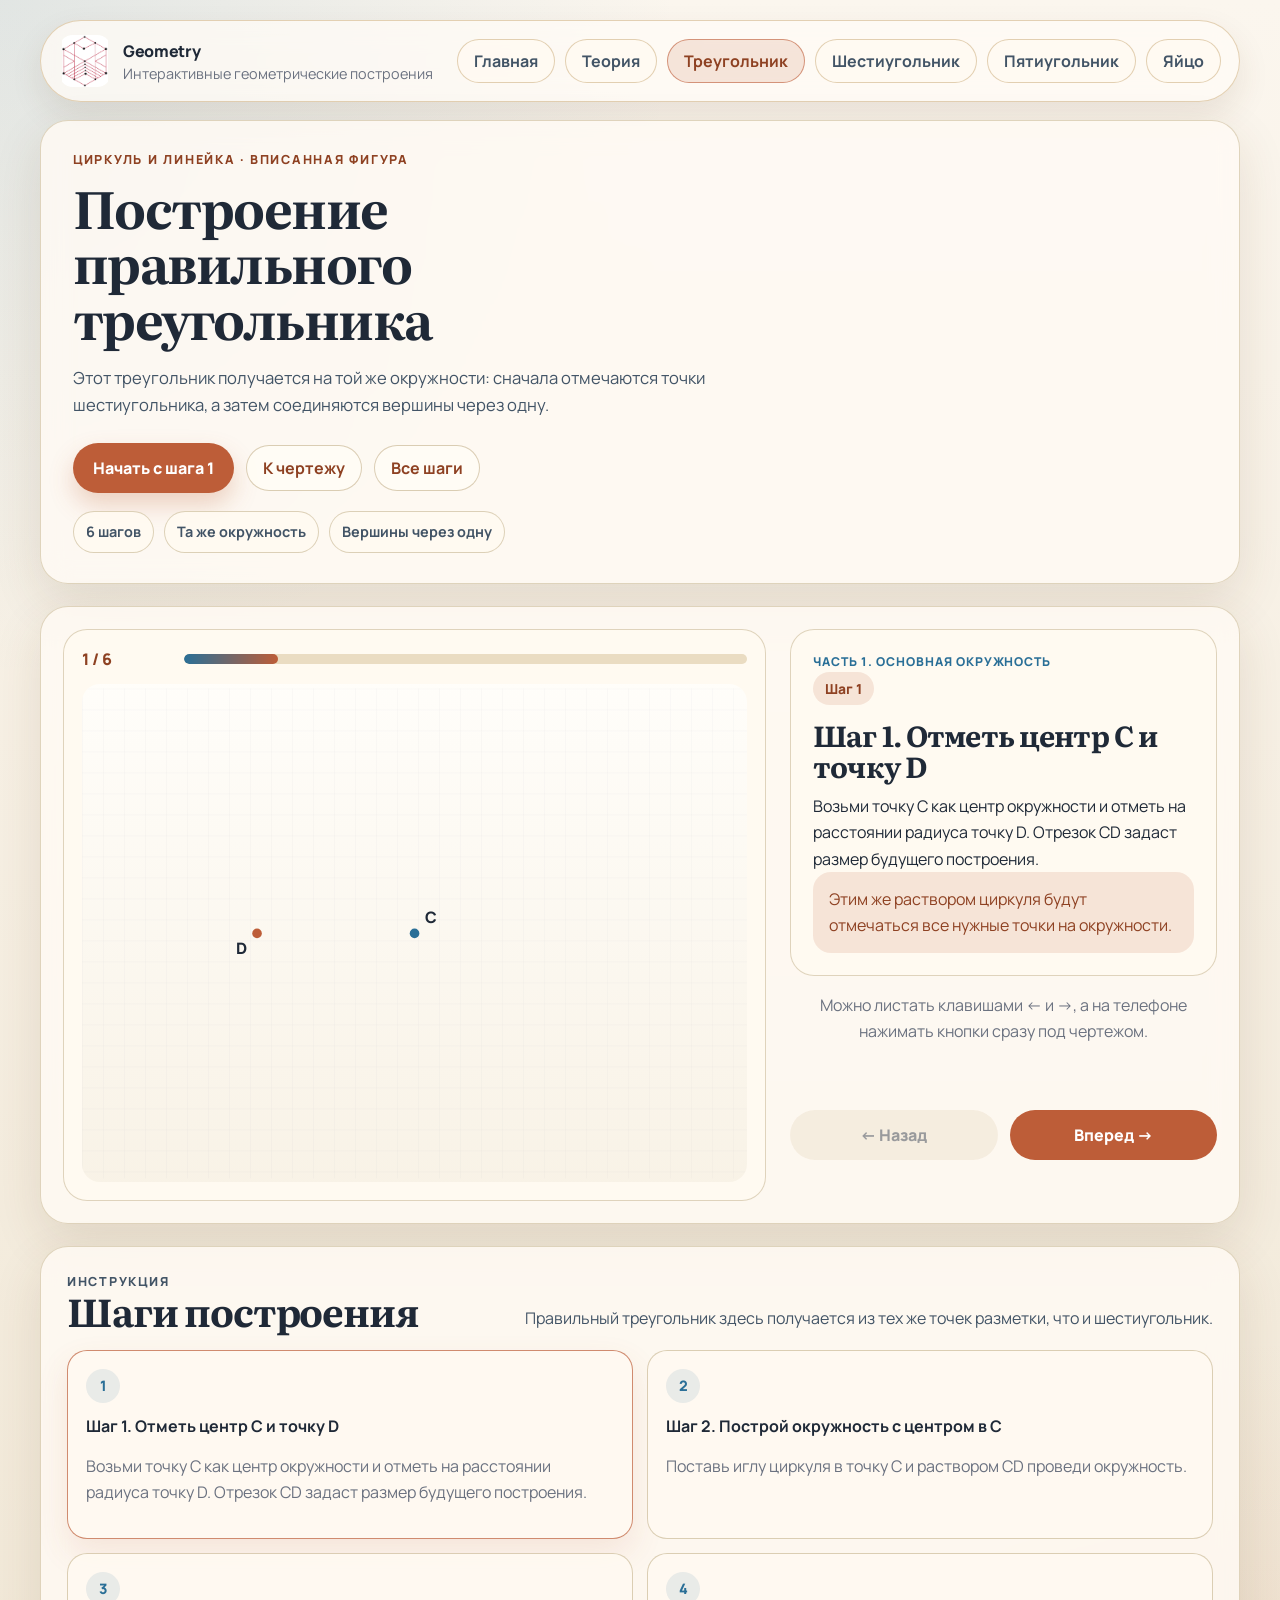
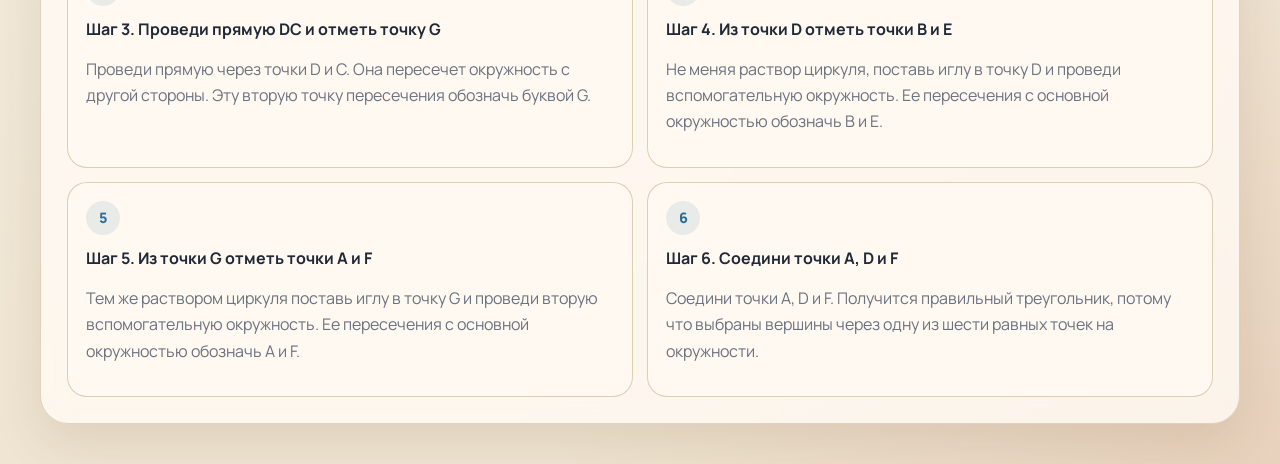
<file: triangle-presentation/index.html>
<!DOCTYPE html>
<html lang="ru">
<head>
  <meta charset="UTF-8">
  <meta name="viewport" content="width=device-width, initial-scale=1.0">
  <title>Построение правильного треугольника</title>
  <meta
    name="description"
    content="Пошаговое интерактивное построение правильного треугольника с помощью циркуля и линейки."
  >
  <link rel="preconnect" href="https://fonts.googleapis.com">
  <link rel="preconnect" href="https://fonts.gstatic.com" crossorigin>
  <link href="https://fonts.googleapis.com/css2?family=Manrope:wght@400;500;700;800&family=Literata:opsz,wght@7..72,600&display=swap" rel="stylesheet">
  <link rel="icon" type="image/png" href="/logo.png">
  <link rel="stylesheet" href="/site.css">
  <link rel="stylesheet" href="/presentation.css">
</head>
<body>
  <div class="page-shell">
    <header class="topbar">
      <a class="brand" href="/" aria-label="Главная страница Geometry">
        <span class="brand__mark">
          <img src="/logo.png" alt="Логотип Geometry">
        </span>
        <span class="brand__text">
          <span class="brand__title">Geometry</span>
          <span class="brand__subtitle">Интерактивные геометрические построения</span>
        </span>
      </a>

      <nav class="topbar__nav" aria-label="Навигация по сайту">
        <a class="pill-link" href="/">Главная</a>
        <a class="pill-link" href="/compass-theory/">Теория</a>
        <a class="pill-link is-current" href="/triangle-presentation/">Треугольник</a>
        <a class="pill-link" href="/hexagon-presentation/">Шестиугольник</a>
        <a class="pill-link" href="/pentagon-presentation/">Пятиугольник</a>
        <a class="pill-link" href="/egg-presentation/">Яйцо</a>
      </nav>
    </header>

    <main class="page">
      <section class="hero">
        <div class="hero__copy">
          <p class="eyebrow">Циркуль и линейка · вписанная фигура</p>
          <h1 class="hero__title">Построение правильного треугольника</h1>
          <p class="hero__lead">
            Этот треугольник получается на той же окружности: сначала отмечаются точки шестиугольника,
            а затем соединяются вершины через одну.
          </p>
          <div class="hero__actions">
            <button class="ghost-button" id="start-button" type="button">Начать с шага 1</button>
            <a class="text-link" href="#viewer">К чертежу</a>
            <a class="text-link" href="#steps">Все шаги</a>
          </div>
          <ul class="hero__chips" aria-label="Ключевые особенности">
            <li>6 шагов</li>
            <li>Та же окружность</li>
            <li>Вершины через одну</li>
          </ul>
        </div>
      </section>

      <section class="viewer" id="viewer">
        <div class="viewer__board">
          <div class="board-header">
            <p class="board-header__step" id="step-counter"></p>
            <div class="progress">
              <div class="progress__bar" id="progress-bar"></div>
            </div>
          </div>
          <div class="board" id="diagram" aria-live="polite"></div>
        </div>

        <div class="controls viewer__controls">
          <button class="nav-button" id="prev-button" type="button">← Назад</button>
          <button class="nav-button nav-button--primary" id="next-button" type="button">Вперед →</button>
        </div>

        <div class="viewer__panel">
          <article class="step-card">
            <p class="step-card__part" id="step-part"></p>
            <div class="step-card__meta">
              <span class="step-chip" id="step-chip">Шаг 1</span>
            </div>
            <h2 id="step-title"></h2>
            <p id="step-description"></p>
            <p class="step-card__hint" id="step-note"></p>
          </article>

          <p class="keyboard-tip">Можно листать клавишами ← и →, а на телефоне нажимать кнопки сразу под чертежом.</p>
        </div>
      </section>

      <section class="steps" id="steps">
        <div class="steps__header">
          <div>
            <p class="eyebrow">Инструкция</p>
            <h2>Шаги построения</h2>
          </div>
          <p class="section-copy">Правильный треугольник здесь получается из тех же точек разметки, что и шестиугольник.</p>
        </div>
        <ol class="steps__list" id="steps-list"></ol>
      </section>
    </main>
  </div>

  <script src="/triangle-presentation/script.js"></script>
</body>
</html>
</file>
<file: site.css>
:root {
  --sand-50: #fcf7ef;
  --sand-100: #f6eddf;
  --sand-200: #eadcc2;
  --sand-300: #dcc6a3;
  --ink-900: #1f2937;
  --ink-700: #425466;
  --ink-500: #6b7280;
  --accent: #bd5d38;
  --accent-deep: #8e4122;
  --accent-soft: rgba(189, 93, 56, 0.14);
  --sky: #2a6f97;
  --sky-soft: rgba(42, 111, 151, 0.14);
  --leaf: #407a52;
  --white-soft: rgba(255, 252, 246, 0.82);
  --panel: rgba(255, 250, 241, 0.9);
  --shadow-lg: 0 22px 64px rgba(92, 61, 28, 0.14);
  --shadow-md: 0 14px 32px rgba(92, 61, 28, 0.1);
  --radius-xl: 32px;
  --radius-lg: 26px;
  --radius-md: 20px;
}

* {
  box-sizing: border-box;
}

html {
  scroll-behavior: smooth;
}

body {
  margin: 0;
  min-height: 100vh;
  color: var(--ink-900);
  font-family: "Manrope", sans-serif;
  background:
    radial-gradient(circle at top left, rgba(42, 111, 151, 0.12), transparent 28%),
    radial-gradient(circle at right bottom, rgba(189, 93, 56, 0.14), transparent 30%),
    linear-gradient(180deg, #fbf6ee 0%, #efe5d2 100%);
}

a {
  color: inherit;
}

img {
  max-width: 100%;
  display: block;
}

button,
a {
  -webkit-tap-highlight-color: transparent;
}

.shell {
  width: min(1200px, calc(100% - 32px));
  margin: 0 auto;
  padding: 20px 0 40px;
}

.topbar {
  display: flex;
  align-items: center;
  justify-content: space-between;
  gap: 18px;
  margin-bottom: 18px;
  padding: 14px 18px;
  border: 1px solid rgba(220, 198, 163, 0.8);
  border-radius: 999px;
  background: rgba(255, 252, 246, 0.76);
  backdrop-filter: blur(14px);
  box-shadow: var(--shadow-md);
}

.brand {
  display: inline-flex;
  align-items: center;
  gap: 12px;
  text-decoration: none;
}

.brand__mark {
  display: inline-flex;
  align-items: center;
  justify-content: center;
  width: 52px;
  height: 52px;
  border-radius: 14px;
  overflow: hidden;
  flex-shrink: 0;
}

.brand__mark img {
  width: 100%;
  height: 100%;
  object-fit: contain;
  display: block;
}

.brand__text {
  display: grid;
  gap: 2px;
}

.brand__title {
  font-weight: 800;
  letter-spacing: -0.02em;
}

.brand__subtitle {
  color: var(--ink-500);
  font-size: 0.9rem;
}

.topbar__nav {
  display: flex;
  flex-wrap: wrap;
  align-items: center;
  justify-content: flex-end;
  gap: 10px;
}

.pill-link {
  display: inline-flex;
  align-items: center;
  justify-content: center;
  min-height: 44px;
  padding: 10px 16px;
  border: 1px solid rgba(220, 198, 163, 0.82);
  border-radius: 999px;
  background: rgba(255, 250, 241, 0.72);
  color: var(--ink-700);
  text-decoration: none;
  font-weight: 700;
  transition: transform 0.2s ease, border-color 0.2s ease, background 0.2s ease;
}

.pill-link:hover,
.pill-link:focus-visible {
  transform: translateY(-1px);
  border-color: rgba(189, 93, 56, 0.42);
  background: rgba(255, 252, 246, 0.95);
}

.pill-link.is-current {
  border-color: rgba(189, 93, 56, 0.6);
  background: var(--accent-soft);
  color: var(--accent-deep);
}

.surface {
  background: var(--white-soft);
  border: 1px solid rgba(220, 198, 163, 0.78);
  border-radius: var(--radius-xl);
  backdrop-filter: blur(14px);
  box-shadow: var(--shadow-lg);
}

.eyebrow {
  margin: 0 0 12px;
  color: var(--accent-deep);
  text-transform: uppercase;
  letter-spacing: 0.14em;
  font-size: 0.78rem;
  font-weight: 800;
}

.section-title,
.hero-title,
h1,
h2 {
  margin: 0;
  font-family: "Literata", serif;
  line-height: 1.08;
  letter-spacing: -0.03em;
}

.primary-button,
.secondary-button {
  display: inline-flex;
  align-items: center;
  justify-content: center;
  min-height: 50px;
  padding: 14px 22px;
  border-radius: 999px;
  border: none;
  font: inherit;
  font-weight: 800;
  text-decoration: none;
  cursor: pointer;
  transition: transform 0.2s ease, box-shadow 0.2s ease, background 0.2s ease;
}

.primary-button {
  background: var(--accent);
  color: white;
  box-shadow: 0 12px 28px rgba(189, 93, 56, 0.26);
}

.secondary-button {
  border: 1px solid rgba(220, 198, 163, 0.82);
  background: rgba(255, 252, 246, 0.74);
  color: var(--ink-900);
}

.primary-button:hover,
.secondary-button:hover,
.primary-button:focus-visible,
.secondary-button:focus-visible {
  transform: translateY(-2px);
}

.hero-actions {
  display: flex;
  flex-wrap: wrap;
  gap: 12px;
  margin-top: 28px;
}

.landing-hero {
  position: relative;
  display: grid;
  grid-template-columns: minmax(0, 1.3fr) minmax(280px, 0.8fr);
  gap: 28px;
  padding: 38px;
  overflow: hidden;
}

.landing-hero::before {
  content: "";
  position: absolute;
  inset: auto -80px -120px auto;
  width: 280px;
  height: 280px;
  border-radius: 50%;
  background: radial-gradient(circle, rgba(42, 111, 151, 0.18), transparent 68%);
  pointer-events: none;
}

.landing-hero--simple {
  display: block;
}

.hero-title {
  max-width: 11ch;
  font-size: clamp(2.7rem, 6vw, 5.4rem);
}

.hero-lead {
  max-width: 56ch;
  margin: 18px 0 0;
  color: var(--ink-700);
  font-size: 1.06rem;
  line-height: 1.7;
}

.hero-facts {
  display: grid;
  gap: 12px;
  align-self: end;
}

.fact-card {
  padding: 18px 18px 16px;
  border-radius: var(--radius-md);
  background: linear-gradient(180deg, rgba(255, 255, 255, 0.86), rgba(255, 248, 235, 0.94));
  border: 1px solid rgba(220, 198, 163, 0.78);
}

.fact-card strong {
  display: block;
  margin-bottom: 8px;
  font-size: 1rem;
}

.fact-card p {
  margin: 0;
  color: var(--ink-700);
  line-height: 1.6;
}

.landing-grid {
  display: grid;
  grid-template-columns: repeat(2, minmax(0, 1fr));
  gap: 18px;
  margin-top: 22px;
}

.path-card {
  display: grid;
  gap: 18px;
  padding: 26px;
  text-decoration: none;
  transition: transform 0.22s ease, border-color 0.22s ease;
}

.path-card:hover,
.path-card:focus-visible {
  transform: translateY(-4px);
  border-color: rgba(189, 93, 56, 0.46);
}

.path-card__top {
  display: flex;
  align-items: flex-start;
  justify-content: space-between;
  gap: 12px;
}

.path-card__icon {
  display: inline-grid;
  place-items: center;
  width: 54px;
  height: 54px;
  border-radius: 18px;
  background: var(--sky-soft);
  color: var(--sky);
  font-weight: 800;
  font-size: 1.1rem;
}

.path-card__meta {
  color: var(--ink-500);
  font-size: 0.92rem;
}

.path-card__title {
  font-size: clamp(1.8rem, 3.2vw, 2.35rem);
}

.path-card__text {
  margin: 0;
  color: var(--ink-700);
  line-height: 1.7;
}

.path-card__tags {
  display: flex;
  flex-wrap: wrap;
  gap: 10px;
}

.path-card__tag {
  padding: 8px 12px;
  border-radius: 999px;
  background: rgba(255, 250, 241, 0.9);
  border: 1px solid rgba(220, 198, 163, 0.84);
  color: var(--ink-700);
  font-size: 0.9rem;
  font-weight: 700;
}

.landing-support {
  display: grid;
  grid-template-columns: repeat(3, minmax(0, 1fr));
  gap: 18px;
  margin-top: 22px;
}

.support-card {
  padding: 22px;
}

.support-card h2 {
  margin-bottom: 12px;
  font-size: 1.45rem;
}

.support-card p {
  margin: 0;
  color: var(--ink-700);
  line-height: 1.7;
}

@media (max-width: 980px) {
  .landing-hero,
  .landing-support,
  .landing-grid {
    grid-template-columns: 1fr;
  }
}

.landing-support--single {
  grid-template-columns: 1fr;
}

@media (max-width: 760px) {
  .shell {
    width: min(100% - 20px, 1200px);
    padding-top: 10px;
    padding-bottom: 22px;
  }

  .topbar {
    align-items: stretch;
    flex-direction: column;
    gap: 12px;
    border-radius: 24px;
    padding: 12px;
  }

  .topbar__nav {
    justify-content: stretch;
    gap: 8px;
  }

  .topbar__nav .pill-link {
    flex: 1 1 calc(50% - 10px);
    min-height: 42px;
    padding: 10px 12px;
    font-size: 0.95rem;
  }

  .landing-hero,
  .path-card,
  .support-card {
    padding: 20px;
  }

  .hero-title {
    max-width: 13ch;
    font-size: clamp(2rem, 10vw, 3.2rem);
  }

  .hero-lead {
    font-size: 1rem;
    line-height: 1.62;
  }

  .hero-actions {
    margin-top: 22px;
    gap: 10px;
  }

  .fact-card,
  .path-card,
  .support-card {
    border-radius: 18px;
  }
}

@media (max-width: 520px) {
  .topbar__nav .pill-link,
  .hero-actions a,
  .hero-actions button {
    width: 100%;
  }

  .brand {
    align-items: flex-start;
  }

  .brand__subtitle {
    display: none;
  }

  .brand__mark {
    width: 42px;
    height: 42px;
    border-radius: 12px;
  }

  .landing-hero {
    padding: 18px;
  }

  .path-card,
  .support-card {
    padding: 18px;
  }

  .hero-title {
    max-width: 11ch;
    font-size: clamp(1.8rem, 9vw, 2.6rem);
  }

  .hero-lead {
    margin-top: 14px;
    font-size: 0.96rem;
  }

  .path-card__title {
    font-size: 1.6rem;
  }

  .path-card__top {
    align-items: center;
  }

  .path-card__icon {
    width: 48px;
    height: 48px;
    border-radius: 16px;
  }

  .path-card__tags {
    gap: 8px;
  }

  .path-card__tag {
    font-size: 0.84rem;
    padding: 7px 10px;
  }
}
</file>
<file: presentation.css>
:root {
  --paper: rgba(255, 251, 244, 0.82);
  --paper-strong: #fffaf1;
  --line: #d2c3a5;
  --shadow: 0 18px 50px rgba(92, 61, 28, 0.12);
}

.page-shell {
  width: min(1200px, calc(100% - 32px));
  margin: 0 auto;
  padding: 20px 0 40px;
}

.page {
  display: grid;
  gap: 22px;
}

.hero,
.viewer,
.steps {
  background: var(--paper);
  backdrop-filter: blur(14px);
  border: 1px solid rgba(210, 195, 165, 0.7);
  border-radius: 28px;
  box-shadow: var(--shadow);
}

.hero {
  display: block;
  padding: 30px 32px;
}

.hero__title {
  font-size: clamp(1.95rem, 4vw, 3.2rem);
  max-width: 18ch;
}

.hero__lead,
.hero__note p,
.step-card p,
.keyboard-tip,
.steps__list li p,
.hero__chips li,
.section-copy {
  line-height: 1.65;
}

.hero__lead {
  margin: 18px 0 0;
  max-width: 68ch;
  color: var(--ink-700);
  font-size: 1.04rem;
}

.hero__actions {
  display: flex;
  align-items: center;
  gap: 12px;
  margin-top: 24px;
}

.hero__chips {
  display: flex;
  flex-wrap: wrap;
  gap: 10px;
  margin: 18px 0 0;
  padding: 0;
  list-style: none;
}

.hero__chips li {
  padding: 8px 12px;
  border-radius: 999px;
  background: rgba(255, 250, 241, 0.82);
  border: 1px solid rgba(210, 195, 165, 0.76);
  color: var(--ink-700);
  font-size: 0.9rem;
  font-weight: 700;
}

.topic-switcher {
  display: grid;
  gap: 16px;
  padding: 24px 26px;
}

.topic-switcher__header {
  display: flex;
  align-items: end;
  justify-content: space-between;
  gap: 18px;
}

.topic-switcher__header p {
  margin: 0;
  color: var(--ink-700);
  max-width: 60ch;
  line-height: 1.65;
}

.topic-switcher__list {
  display: grid;
  grid-template-columns: repeat(auto-fit, minmax(220px, 1fr));
  gap: 12px;
}

.topic-switcher__button {
  display: grid;
  gap: 8px;
  padding: 16px 18px;
  border: 1px solid rgba(210, 195, 165, 0.82);
  border-radius: 22px;
  background: rgba(255, 250, 241, 0.9);
  text-align: left;
  font: inherit;
  cursor: pointer;
  transition: transform 0.2s ease, border-color 0.2s ease, box-shadow 0.2s ease;
}

.topic-switcher__button:hover,
.topic-switcher__button:focus-visible {
  transform: translateY(-2px);
  border-color: rgba(189, 93, 56, 0.48);
}

.topic-switcher__button.is-active {
  border-color: rgba(189, 93, 56, 0.7);
  box-shadow: 0 14px 32px rgba(189, 93, 56, 0.12);
  background: rgba(255, 248, 240, 0.96);
}

.topic-switcher__button strong {
  font-size: 1rem;
}

.topic-switcher__button span {
  color: var(--ink-700);
  line-height: 1.55;
}

.topic-summary {
  display: grid;
  gap: 18px;
  padding: 26px;
}

.topic-summary__lead {
  margin: 0;
  color: var(--ink-700);
  line-height: 1.7;
  max-width: 70ch;
}

.topic-summary__cards {
  display: grid;
  grid-template-columns: repeat(3, minmax(0, 1fr));
  gap: 16px;
}

.topic-summary__card {
  padding: 20px;
  border-radius: 22px;
  background: rgba(255, 250, 241, 0.9);
  border: 1px solid rgba(210, 195, 165, 0.76);
}

.topic-summary__card h3 {
  margin: 0 0 10px;
  font-family: "Literata", serif;
  font-size: 1.2rem;
}

.topic-summary__card p {
  margin: 0;
  color: var(--ink-700);
  line-height: 1.65;
}

.ghost-button,
.nav-button {
  border: none;
  border-radius: 999px;
  font: inherit;
  cursor: pointer;
  transition: transform 0.2s ease, box-shadow 0.2s ease, background 0.2s ease;
}

.ghost-button {
  min-height: 50px;
  padding: 14px 20px;
  background: var(--accent);
  color: white;
  font-weight: 800;
  box-shadow: 0 12px 24px rgba(189, 93, 56, 0.26);
}

.ghost-button:hover,
.nav-button:hover {
  transform: translateY(-2px);
}

.text-link {
  display: inline-flex;
  align-items: center;
  min-height: 46px;
  padding: 10px 16px;
  border-radius: 999px;
  border: 1px solid rgba(210, 195, 165, 0.82);
  background: rgba(255, 252, 246, 0.72);
  color: var(--accent-deep);
  font-weight: 700;
  text-decoration: none;
}

.hero__note {
  display: grid;
  gap: 18px;
  align-content: start;
  padding: 22px;
  border-radius: 24px;
  background: linear-gradient(180deg, rgba(255, 255, 255, 0.76), rgba(255, 248, 235, 0.92));
  border: 1px solid rgba(210, 195, 165, 0.7);
}

.hero__note h2 {
  font-size: 1.4rem;
  margin-bottom: 12px;
}

.hero__note p {
  margin: 0;
}

.hero__aside {
  padding-top: 6px;
}

.hero__stat {
  padding: 16px 18px;
  border-radius: 20px;
  background: rgba(255, 250, 241, 0.82);
  border: 1px solid rgba(210, 195, 165, 0.72);
}

.hero__stat strong {
  display: block;
  margin-bottom: 6px;
}

.hero__stat p {
  margin: 0;
  color: var(--ink-700);
}

.viewer {
  display: grid;
  grid-template-columns: minmax(0, 1.4fr) minmax(320px, 0.85fr);
  grid-template-areas:
    "board panel"
    "board controls";
  gap: 24px;
  padding: 22px;
  align-items: start;
}

.viewer__board,
.step-card {
  background: var(--paper-strong);
  border: 1px solid rgba(210, 195, 165, 0.7);
  border-radius: 24px;
}

.viewer__board {
  grid-area: board;
  padding: 18px;
}

.board-header {
  display: flex;
  align-items: center;
  gap: 14px;
  margin-bottom: 14px;
}

.board-header__step {
  min-width: 88px;
  margin: 0;
  color: var(--accent-deep);
  font-weight: 800;
}

.progress {
  flex: 1;
  height: 10px;
  border-radius: 999px;
  background: #eadcc2;
  overflow: hidden;
}

.progress__bar {
  height: 100%;
  width: 0;
  border-radius: inherit;
  background: linear-gradient(90deg, var(--sky), var(--accent));
  transition: width 0.3s ease;
}

.board {
  aspect-ratio: 4 / 3;
  width: 100%;
  overflow: hidden;
  border-radius: 18px;
  background: linear-gradient(180deg, rgba(255, 254, 251, 0.85), rgba(248, 242, 230, 0.95));
}

.board svg {
  display: block;
  width: 100%;
  height: 100%;
}

.viewer__panel {
  grid-area: panel;
  display: flex;
  flex-direction: column;
  gap: 16px;
}

.viewer__controls {
  grid-area: controls;
  display: flex;
}

.step-card {
  padding: 22px;
}

.step-card__part {
  margin: 0 0 8px;
  color: var(--sky);
  font-weight: 800;
  text-transform: uppercase;
  letter-spacing: 0.08em;
  font-size: 0.76rem;
}

.step-card__meta {
  display: flex;
  flex-wrap: wrap;
  gap: 10px;
  margin-bottom: 14px;
}

.step-chip {
  padding: 7px 12px;
  border-radius: 999px;
  background: var(--accent-soft);
  color: var(--accent-deep);
  font-size: 0.86rem;
  font-weight: 800;
}

.step-card h2 {
  margin-bottom: 12px;
  font-size: 1.8rem;
}

.step-card p {
  margin: 0;
}

.step-card__hint {
  min-height: 52px;
  margin: 16px 0 0;
  padding: 14px 16px;
  border-radius: 18px;
  background: var(--accent-soft);
  color: var(--accent-deep);
}

.step-card__hint:empty {
  display: none;
}

.controls {
  display: flex;
  gap: 12px;
}

.nav-button {
  flex: 1;
  min-height: 50px;
  padding: 14px 18px;
  background: #ece0cb;
  color: var(--ink-900);
  font-weight: 800;
}

.nav-button--primary {
  background: var(--accent);
  color: white;
}

.nav-button:disabled {
  opacity: 0.45;
  cursor: not-allowed;
  transform: none;
}

.keyboard-tip {
  margin: 0;
  color: var(--ink-500);
  text-align: center;
}

.steps {
  padding: 26px;
}

.steps__header {
  display: flex;
  align-items: end;
  justify-content: space-between;
  gap: 18px;
  margin-bottom: 18px;
}

.steps__header h2 {
  font-size: clamp(1.8rem, 3vw, 2.5rem);
}

.steps__header p {
  margin: 0;
  color: var(--ink-700);
}

.steps__list {
  display: grid;
  grid-template-columns: repeat(2, minmax(0, 1fr));
  gap: 14px;
  margin: 0;
  padding: 0;
  list-style: none;
}

.steps__list li {
  padding: 18px 18px 16px;
  border-radius: 20px;
  border: 1px solid rgba(210, 195, 165, 0.8);
  background: rgba(255, 250, 241, 0.92);
  cursor: pointer;
  transition: transform 0.2s ease, border-color 0.2s ease, box-shadow 0.2s ease;
}

.steps__list li:hover {
  transform: translateY(-2px);
  border-color: rgba(189, 93, 56, 0.48);
}

.steps__list li.is-active {
  border-color: rgba(189, 93, 56, 0.7);
  box-shadow: 0 14px 32px rgba(189, 93, 56, 0.12);
}

.steps__list li strong {
  display: block;
  margin-bottom: 6px;
  font-size: 1rem;
}

.steps__number {
  display: inline-flex;
  align-items: center;
  justify-content: center;
  min-width: 34px;
  height: 34px;
  margin-bottom: 12px;
  padding: 0 10px;
  border-radius: 999px;
  background: rgba(42, 111, 151, 0.1);
  color: var(--sky);
  font-weight: 800;
  font-size: 0.9rem;
}

.steps__list li p {
  color: var(--ink-500);
}

@media (max-width: 960px) {
  .viewer,
  .steps__list,
  .steps__header,
  .topic-summary__cards {
    grid-template-columns: 1fr;
  }

  .steps__header {
    display: grid;
  }
}

@media (max-width: 760px) {
  .page-shell {
    width: min(100% - 20px, 1200px);
    padding-top: 10px;
    padding-bottom: 22px;
  }

  .hero,
  .topic-switcher,
  .topic-summary,
  .viewer,
  .steps {
    border-radius: 22px;
    padding: 18px;
  }

  .controls,
  .hero__actions {
    flex-direction: column;
    align-items: stretch;
  }

  .hero__title {
    max-width: 16ch;
    font-size: clamp(1.8rem, 8vw, 2.7rem);
  }

  .hero__lead {
    max-width: none;
    font-size: 0.98rem;
    line-height: 1.58;
  }

  .hero__actions {
    margin-top: 20px;
    gap: 10px;
  }

  .hero__chips {
    gap: 8px;
    margin-top: 14px;
  }

  .hero__chips li {
    font-size: 0.82rem;
    padding: 7px 10px;
  }

  .viewer {
    grid-template-columns: 1fr;
    grid-template-areas:
      "board"
      "controls"
      "panel";
    gap: 18px;
  }

  .viewer__board {
    padding: 14px;
  }

  .board-header {
    gap: 10px;
    margin-bottom: 12px;
  }

  .board {
    aspect-ratio: 1 / 1;
  }

  .step-card {
    padding: 18px;
  }

  .viewer__panel {
    gap: 12px;
  }

  .step-card__meta {
    margin-bottom: 12px;
  }

  .steps {
    padding: 20px 18px;
  }

  .topic-switcher,
  .topic-summary {
    padding: 20px 18px;
  }

  .topic-switcher__header {
    display: grid;
  }

  .steps__header {
    gap: 10px;
    margin-bottom: 14px;
  }

  .steps__header p {
    font-size: 0.95rem;
    line-height: 1.55;
  }

  .steps__list {
    gap: 10px;
  }

  .steps__list li {
    padding: 16px 16px 14px;
    border-radius: 18px;
  }

  .steps__number {
    min-width: 30px;
    height: 30px;
    margin-bottom: 10px;
    font-size: 0.82rem;
  }
}

@media (max-width: 520px) {
  .hero {
    padding: 16px;
  }

  .step-card h2 {
    font-size: 1.36rem;
  }

  .viewer {
    gap: 14px;
  }

  .viewer__board,
  .step-card {
    border-radius: 20px;
  }

  .viewer__board {
    padding: 12px;
  }

  .board-header {
    align-items: stretch;
    flex-direction: column;
  }

  .board-header__step {
    min-width: 0;
    font-size: 0.94rem;
  }

  .progress {
    width: 100%;
  }

  .ghost-button,
  .text-link,
  .nav-button {
    width: 100%;
    justify-content: center;
  }

  .viewer__controls {
    gap: 10px;
  }

  .text-link {
    min-height: 44px;
    padding: 10px 14px;
  }

  .step-card {
    padding: 16px;
  }

  .step-card__hint {
    margin-top: 14px;
    padding: 12px 14px;
    min-height: 0;
    font-size: 0.94rem;
  }

  .keyboard-tip {
    font-size: 0.9rem;
    line-height: 1.5;
  }

  .steps {
    padding: 18px 16px;
  }

  .steps__header h2 {
    font-size: 1.6rem;
  }

  .steps__list li strong {
    font-size: 0.98rem;
  }

  .steps__list li p {
    font-size: 0.92rem;
    line-height: 1.52;
  }
}
</file>
